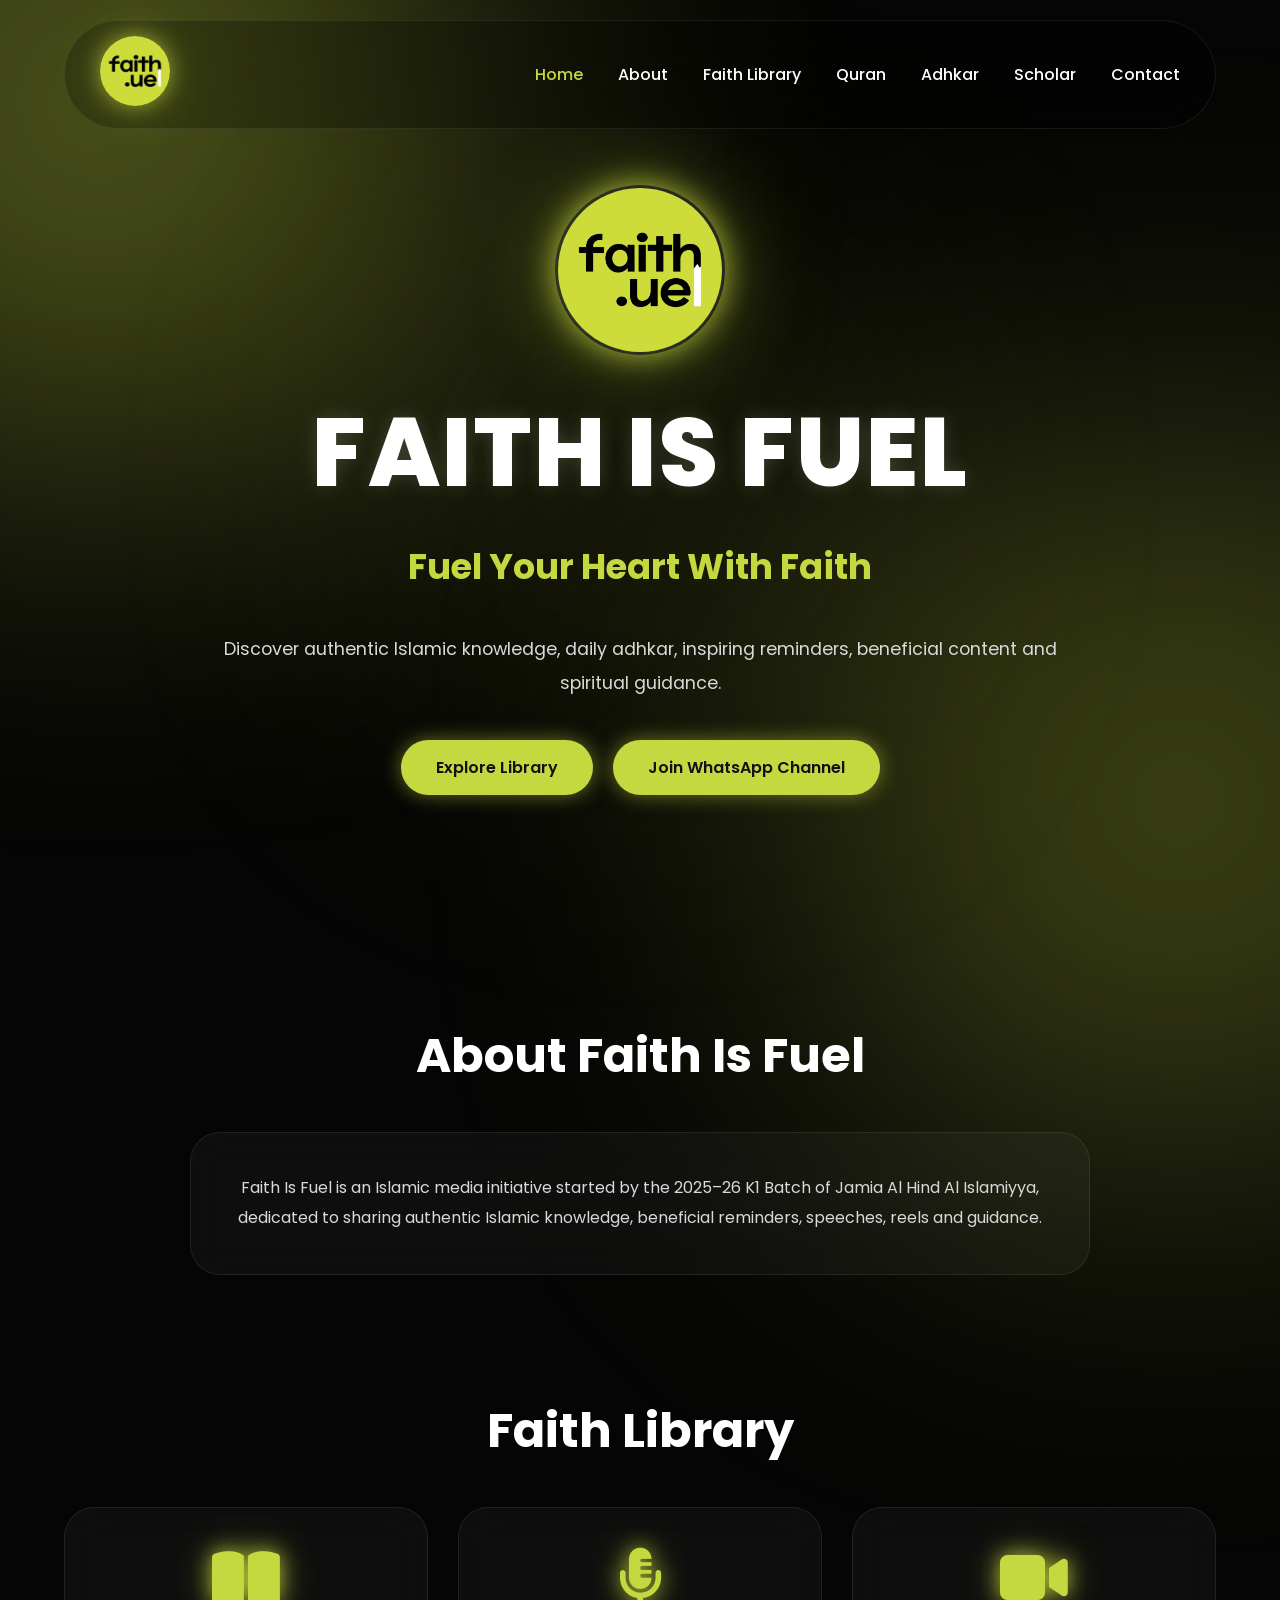
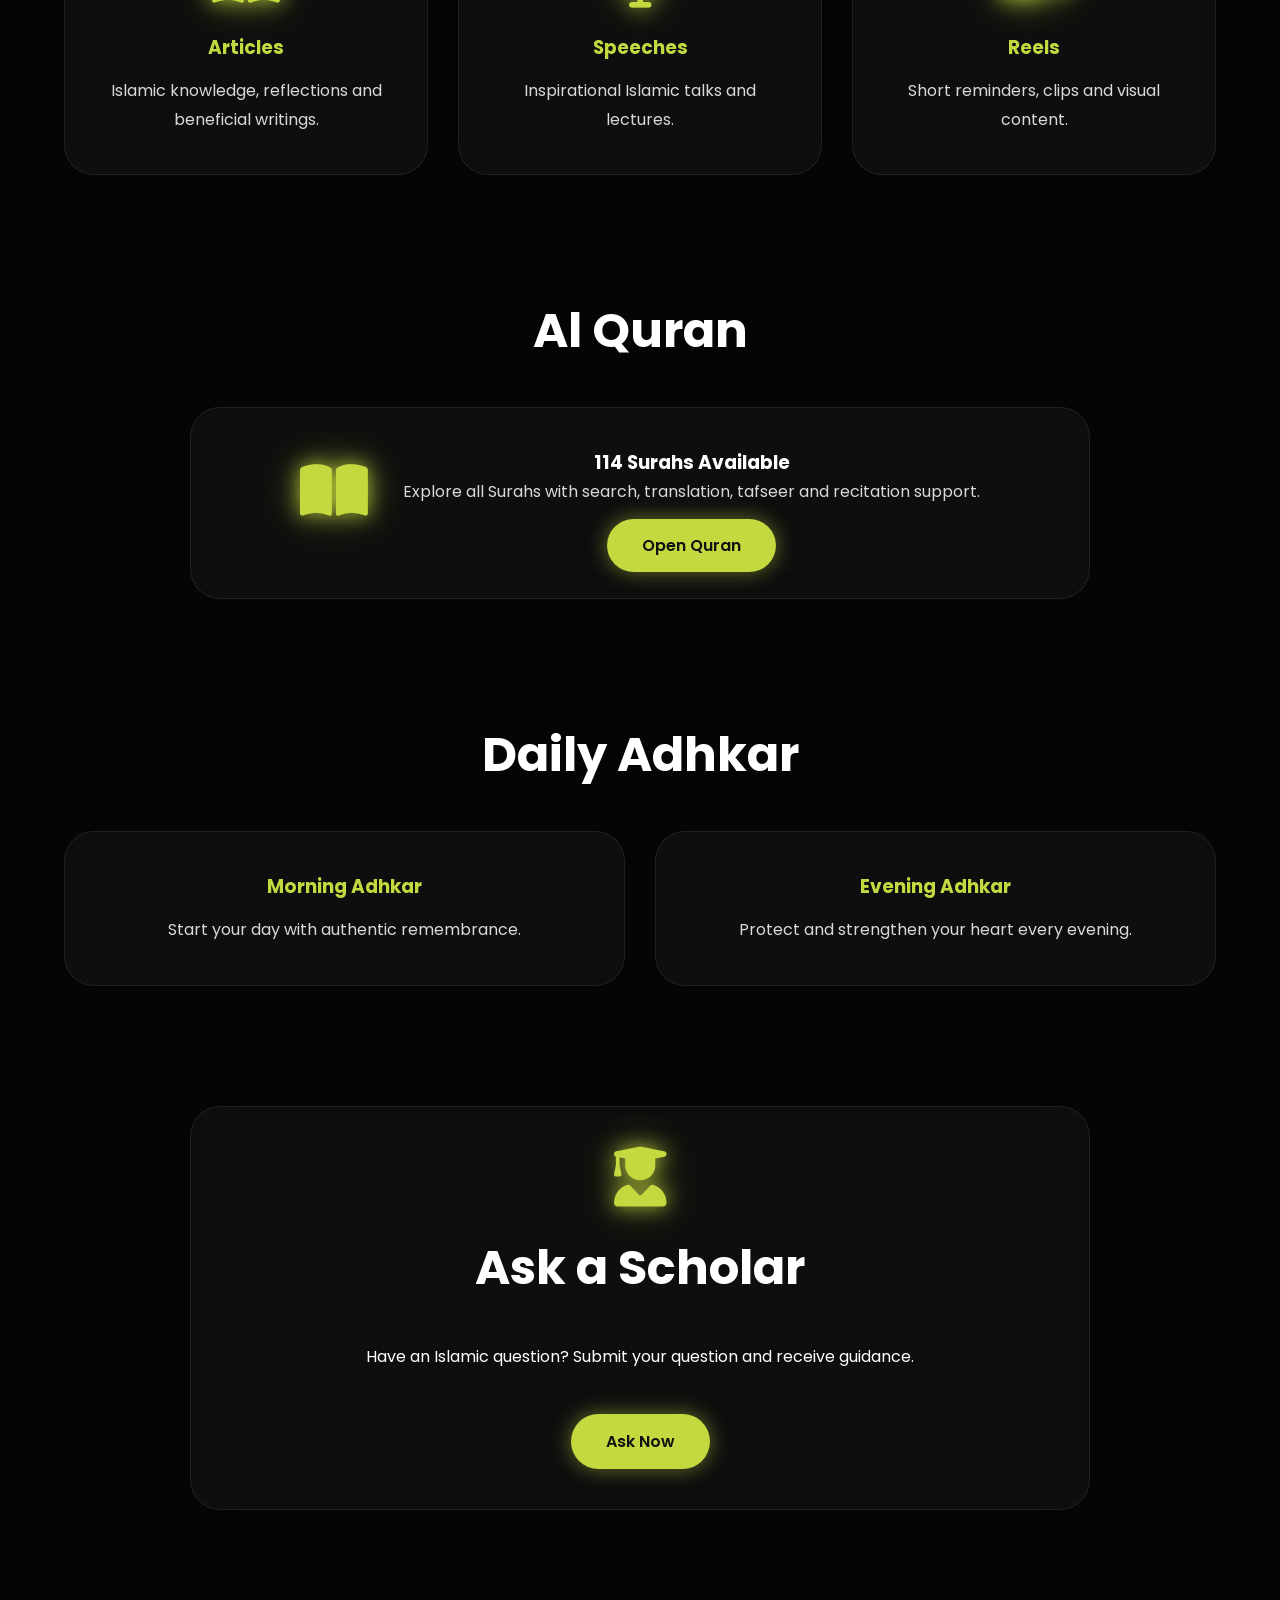
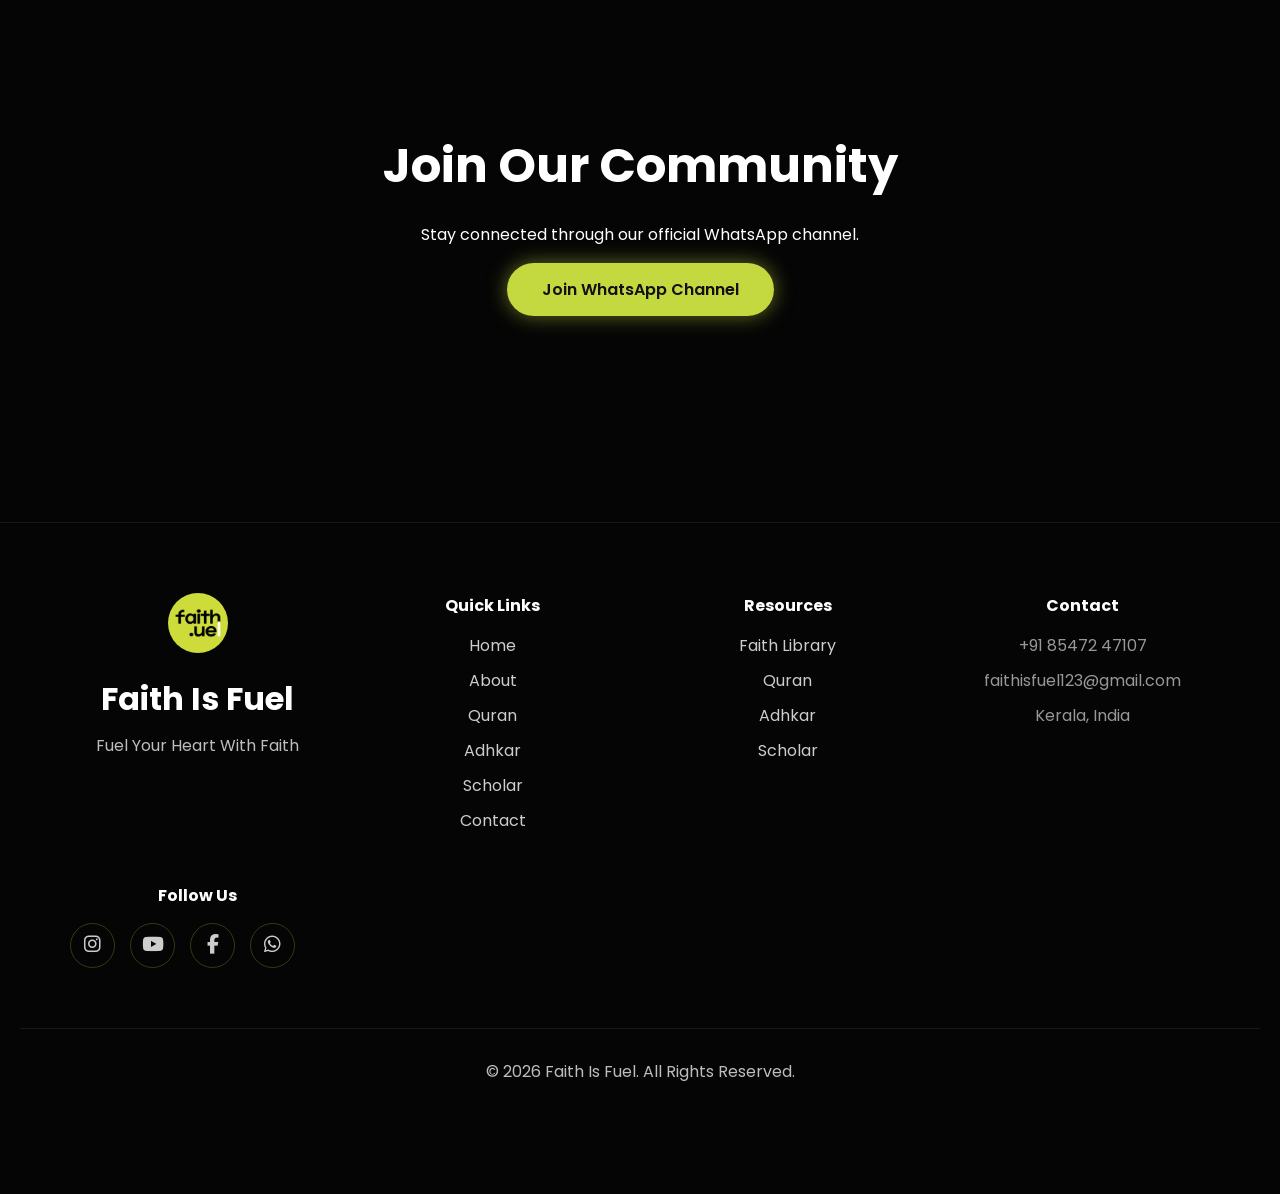
<file: index.html>
<!DOCTYPE html>
<html lang="en">
<head>
    <meta charset="UTF-8">
    <meta name="viewport" content="width=device-width, initial-scale=1.0">

    <title>Faith Is Fuel | Quran, Adhkar, Islamic Library & Scholars</title>
    <meta name="description" content="Explore Quran resources, daily adhkar, Islamic library, scholars, and authentic Islamic knowledge at Faith Is Fuel.">
    <meta name="keywords" content="Faith Is Fuel, Quran, Adhkar, Islamic Library, Islamic Scholars, Islam, Islamic Knowledge, Kerala Islamic Media">
    <meta name="author" content="Faith Is Fuel">

    <!-- Canonical URL -->
    <link rel="canonical" href="https://pixverseofficial.github.io/faith-is-fuel/">

    <!-- Robots Meta -->
    <meta name="robots" content="index, follow">

    <!-- Twitter Card -->
    <meta name="twitter:card" content="summary_large_image">
    <meta name="twitter:title" content="Faith Is Fuel">
    <meta name="twitter:description" content="Explore Quran, Adhkar, Islamic Library, Scholars and authentic Islamic knowledge.">
    <meta name="twitter:image" content="https://pixverseofficial.github.io/faith-is-fuel/assets/logo.png">
    <meta name="twitter:url" content="https://pixverseofficial.github.io/faith-is-fuel/">

    <!-- Open Graph Meta Tags for Social Media -->
    <meta property="og:title" content="Faith Is Fuel">
    <meta property="og:description" content="Explore Quran resources, daily adhkar, Islamic library, scholars, and authentic Islamic knowledge.">
    <meta property="og:image" content="https://pixverseofficial.github.io/faith-is-fuel/assets/logo.png">
    <meta property="og:url" content="https://pixverseofficial.github.io/faith-is-fuel/">
    <meta property="og:type" content="website">

    <!-- Organization Schema -->
    <script type="application/ld+json">
    {
      "@context":"https://schema.org",
      "@type":"Organization",
      "name":"Faith Is Fuel",
      "url":"https://pixverseofficial.github.io/faith-is-fuel/",
      "logo":"https://pixverseofficial.github.io/faith-is-fuel/assets/logo.png",
      "sameAs":[
        "https://www.instagram.com/faith.is.fuel",
        "https://www.youtube.com/@FAITHISFUEL",
        "https://www.facebook.com/profile.php?id=61579216229696",
        "https://whatsapp.com/channel/0029Vb6B6qiF6smrV6IF2Y0t"
      ]
    }
    </script>

    <link rel="icon" type="image/png" href="assets/logo.png">

    <link rel="stylesheet" href="css/style.css">

    <link href="https://fonts.googleapis.com/css2?family=Poppins:wght@300;400;500;600;700;800&display=swap" rel="stylesheet">
    <link rel="stylesheet"
href="https://cdnjs.cloudflare.com/ajax/libs/font-awesome/6.5.1/css/all.min.css">
</head>
<body>
    <div class="page-loader">
    <img src="assets/logo.png" alt="Logo">
</div>
    <!-- Navbar -->
    <nav class="navbar">
        <div class="logo-box">
            <img src="assets/logo.png" alt="Faith Is Fuel">
        </div>

       <ul class="nav-links">
    <li><a href="index.html" class="active">Home</a></li>
    <li><a href="about.html">About</a></li>
    <li><a href="library.html">Faith Library</a></li>
    <li><a href="quran.html">Quran</a></li>
    <li><a href="adhkar.html">Adhkar</a></li>
    <li><a href="scholar.html">Scholar</a></li>
    <li><a href="contact.html">Contact</a></li>
</ul>
    </nav>

    <!-- Hero Section -->
    <section class="hero">

        <div class="hero-content">

            <img src="assets/logo.png" class="hero-logo">

            <h1>FAITH IS FUEL</h1>

            <h2>Fuel Your Heart With Faith</h2>

            <p>
                Discover authentic Islamic knowledge,
                daily adhkar, inspiring reminders,
                beneficial content and spiritual guidance.
            </p>

            <div class="hero-buttons">
                <a href="library.html" class="btn primary-btn">
    Explore Library
</a>

                <a href="https://whatsapp.com/channel/0029Vb6B6qiF6smrV6IF2Y0t"
                   target="_blank"
                   rel="noopener noreferrer"
                   class="btn primary-btn">
                    Join WhatsApp Channel
                </a>
            </div>

        </div>

    </section>

    <!-- About Preview -->
<section class="about-preview">

    <div class="section-title">
        <h2>About Faith Is Fuel</h2>
    </div>

    <div class="glass-card">

        <p>
            Faith Is Fuel is an Islamic media initiative started by the
            2025–26 K1 Batch of Jamia Al Hind Al Islamiyya, dedicated
            to sharing authentic Islamic knowledge, beneficial reminders,
            speeches, reels and guidance.
        </p>

    </div>

</section>

<!-- Faith Library -->
        <section class="library-preview">

    <h2>Faith Library</h2>

    <div class="cards">

        <div class="card">
            <i class="fa-solid fa-book-open card-icon"></i>
            <h3>Articles</h3>
            <p>Islamic knowledge, reflections and beneficial writings.</p>
        </div>

        <div class="card">
            <i class="fa-solid fa-microphone-lines card-icon"></i>
            <h3>Speeches</h3>
            <p>Inspirational Islamic talks and lectures.</p>
        </div>

        <div class="card">
            <i class="fa-solid fa-video card-icon"></i>
            <h3>Reels</h3>
            <p>Short reminders, clips and visual content.</p>
        </div>

    </div>

</section>

<!-- Quran Preview -->
    <section class="quran-preview">

    <h2>Al Quran</h2>

    <div class="glass-card quran-card">

        <i class="fa-solid fa-book-open quran-icon"></i>

        <div>
            <h3>114 Surahs Available</h3>

            <p>
                Explore all Surahs with search, translation,
                tafseer and recitation support.
            </p>

            <br>

            <a href="quran.html" class="btn primary-btn">
                Open Quran
            </a>
        </div>

    </div>

</section>

<!-- Adhkar -->
<section class="adhkar-preview">

    <h2>Daily Adhkar</h2>

    <div class="cards">

        <div class="card">
            <h3>Morning Adhkar</h3>
            <p>Start your day with authentic remembrance.</p>
        </div>

        <div class="card">
            <h3>Evening Adhkar</h3>
            <p>Protect and strengthen your heart every evening.</p>
        </div>

    </div>

</section>

<!-- Ask A Scholar -->
    <section class="scholar-section">

    <div class="scholar-box">

        <i class="fa-solid fa-user-graduate scholar-icon"></i>

        <h2>Ask a Scholar</h2>

        <p>
            Have an Islamic question?
            Submit your question and receive guidance.
        </p>

        <br>

        <a href="scholar.html" class="btn primary-btn">
            Ask Now
        </a>

    </div>

</section>

<!-- Community Section -->
<section class="community-section">

    <div class="community-content">

        <h2>Join Our Community</h2>

        <p>
            Stay connected through our official WhatsApp channel.
        </p>

        <a href="https://whatsapp.com/channel/0029Vb6B6qiF6smrV6IF2Y0t"
                   target="_blank"
                   rel="noopener noreferrer"
                   class="btn primary-btn">
                    Join WhatsApp Channel
                </a>

    </div>

</section>

<!-- Footer -->
<footer class="footer">

    <div class="footer-container">

        <div class="footer-brand">

            <img src="assets/logo.png" alt="Faith Is Fuel">

            <h3>Faith Is Fuel</h3>

            <p>Fuel Your Heart With Faith</p>

        </div>

        <div class="footer-links">

            <h4>Quick Links</h4>

            <a href="index.html">Home</a>
            <a href="about.html">About</a>
            <a href="quran.html">Quran</a>
            <a href="adhkar.html">Adhkar</a>
            <a href="scholar.html">Scholar</a>
            <a href="contact.html">Contact</a>

        </div>

        <div class="footer-links">

            <h4>Resources</h4>

            <a href="library.html">Faith Library</a>
            <a href="quran.html">Quran</a>
            <a href="adhkar.html">Adhkar</a>
            <a href="scholar.html">Scholar</a>

        </div>

        <div class="footer-links">

            <h4>Contact</h4>

            <p>+91 85472 47107</p>
            <p>faithisfuel123@gmail.com</p>
            <p>Kerala, India</p>

        </div>

        <div class="footer-links">

            <h4>Follow Us</h4>

            <div class="social-icons">

                <a href="https://www.instagram.com/faith.is.fuel?utm_source=ig_web_button_share_sheet&igsh=ZDNlZDc0MzIxNw%3D%3D"
                target="_blank">

                    <i class="fa-brands fa-instagram"></i>

                </a>

                <a href="https://www.youtube.com/@FAITHISFUEL"
                target="_blank">

                    <i class="fa-brands fa-youtube"></i>

                </a>

                <a href="https://www.facebook.com/profile.php?id=61579216229696"
                target="_blank">

                    <i class="fa-brands fa-facebook-f"></i>

                </a>

                <a href="https://whatsapp.com/channel/0029Vb6B6qiF6smrV6IF2Y0t"
                target="_blank">

                    <i class="fa-brands fa-whatsapp"></i>

                </a>

            </div>

        </div>

    </div>

    <div class="footer-bottom">

        <p>© 2026 Faith Is Fuel. All Rights Reserved.</p>

    </div>

</footer>
    
<script src="js/main.js"></script>

</body>
</html>
</file>
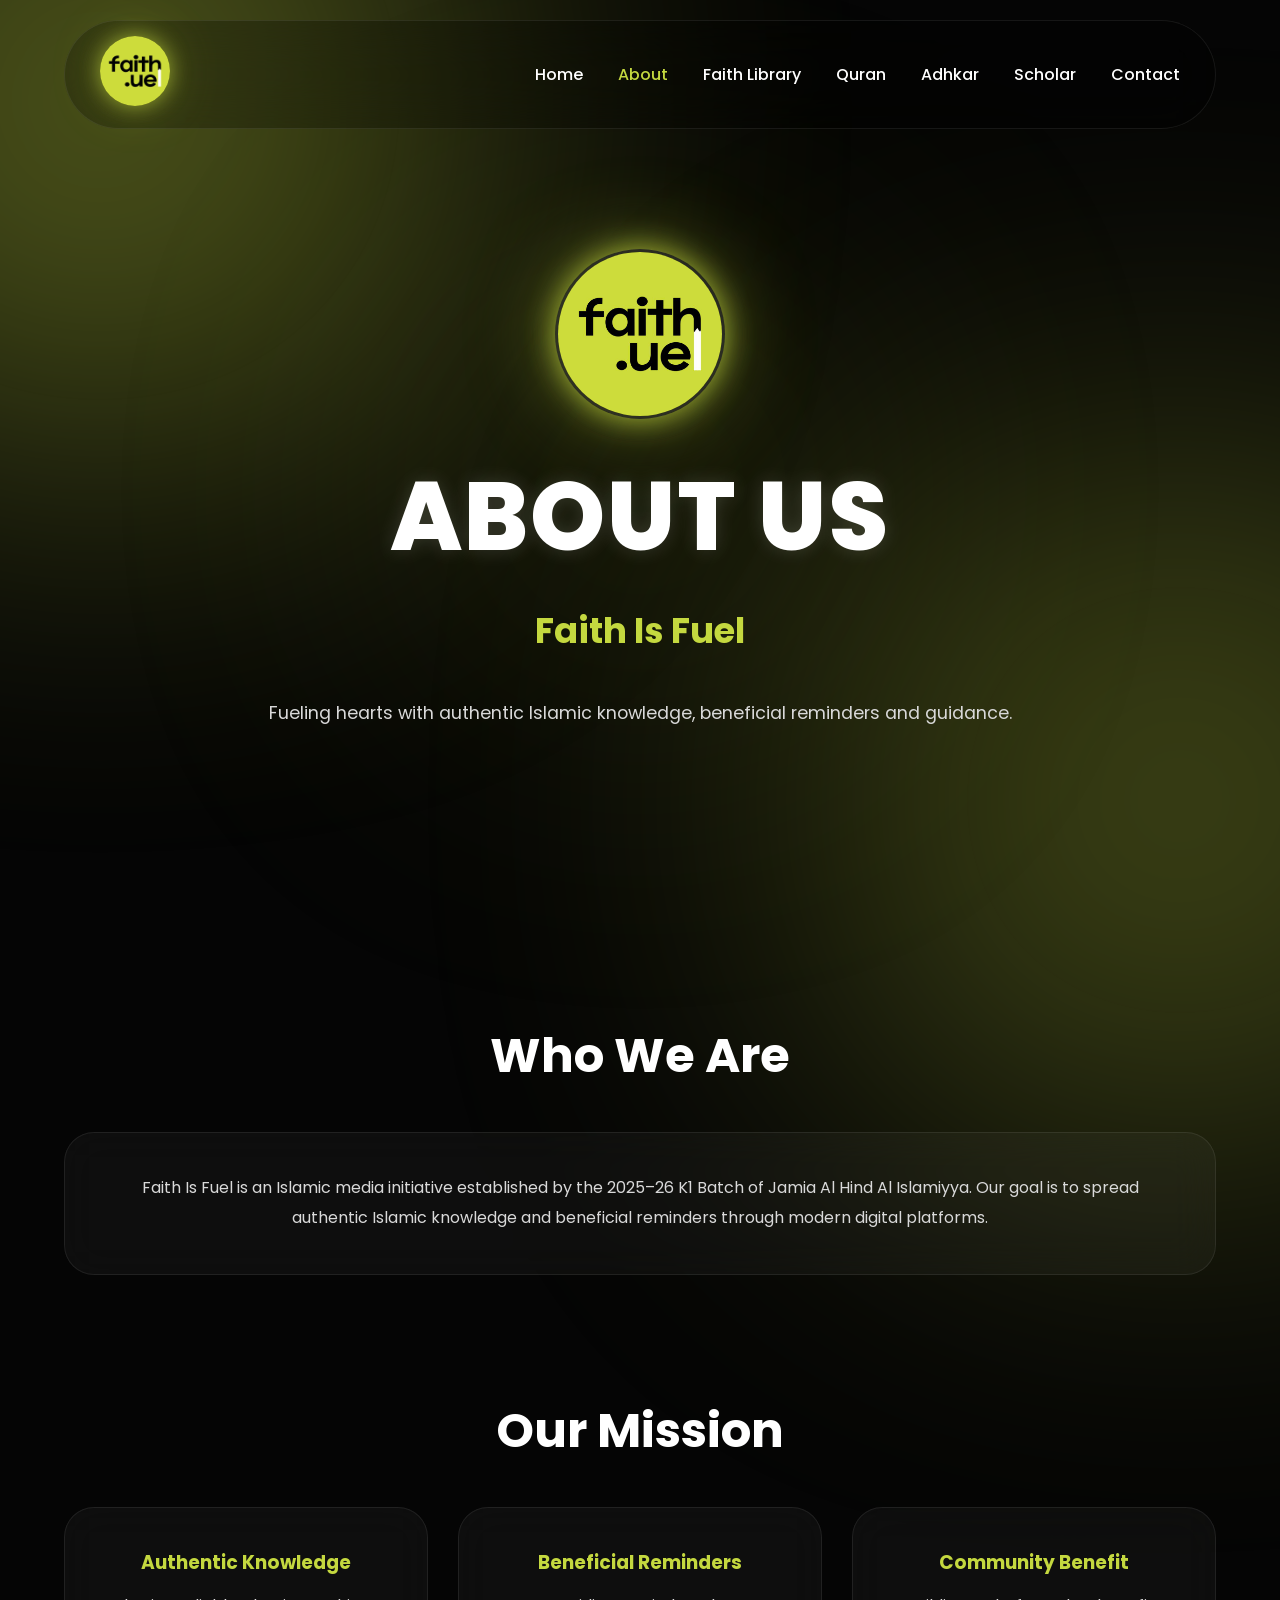
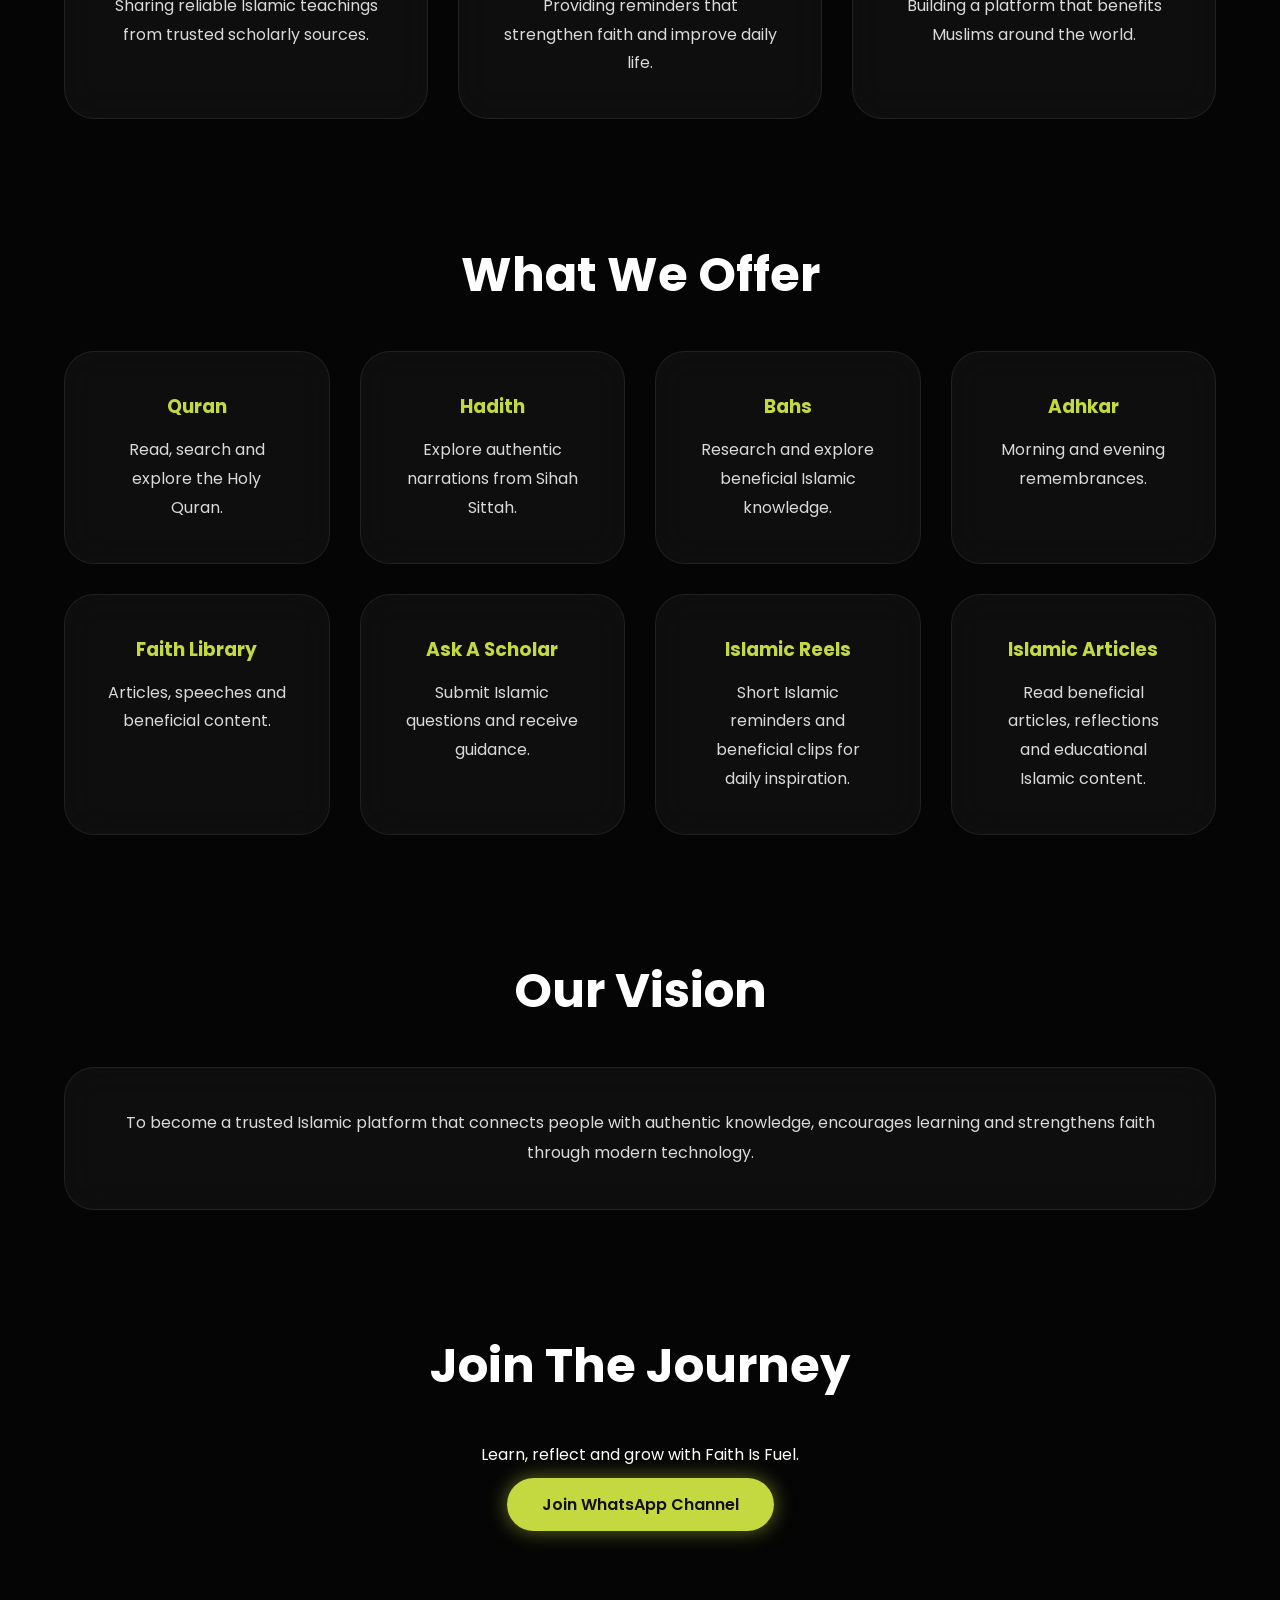
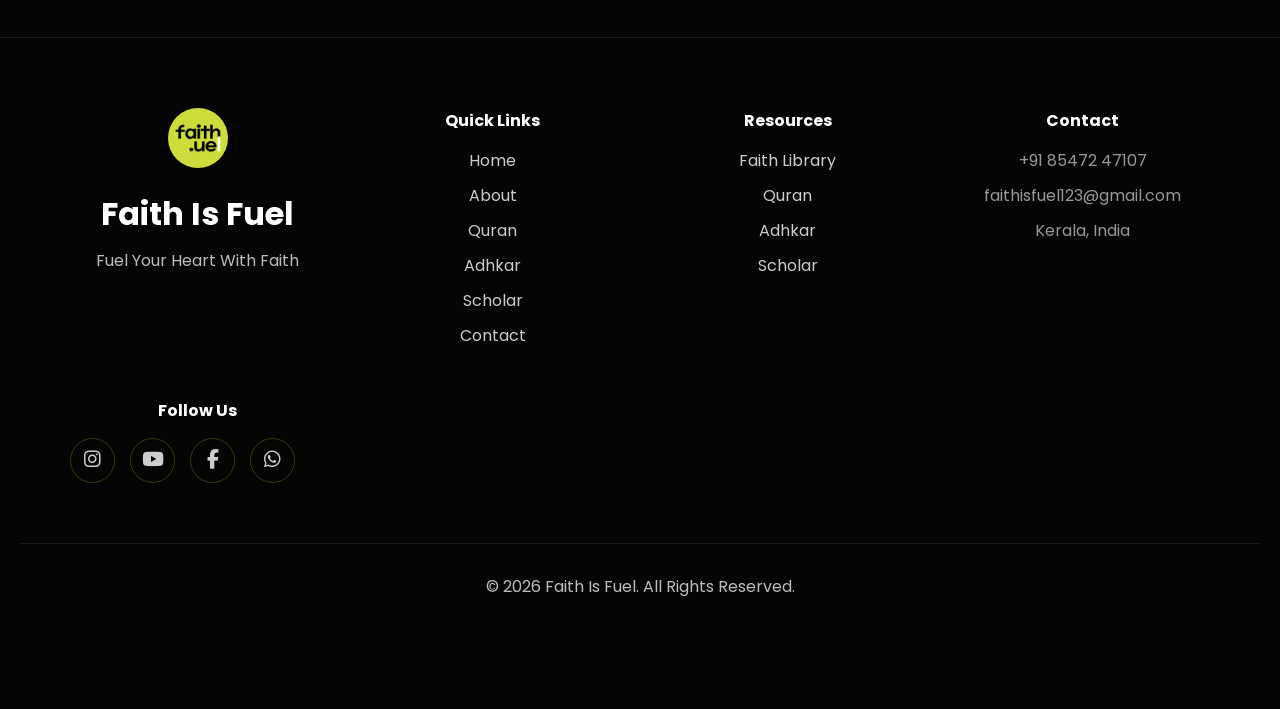
<file: about.html>
<!DOCTYPE html>
<html lang="en">
<head>
<meta charset="UTF-8">
<meta name="viewport" content="width=device-width, initial-scale=1.0">

<title>About | Faith Is Fuel</title>

<link rel="stylesheet" href="css/style.css">

<link href="https://fonts.googleapis.com/css2?family=Poppins:wght@300;400;500;600;700;800&display=swap" rel="stylesheet">

<link rel="stylesheet"
href="https://cdnjs.cloudflare.com/ajax/libs/font-awesome/6.5.1/css/all.min.css">

</head>
<body>
<div class="page-loader">
    <img src="assets/logo.png" alt="Logo">
</div>
<!-- NAVBAR -->

<nav class="navbar">

<div class="logo-box">
<img src="assets/logo.png" alt="Faith Is Fuel">
</div>

<ul class="nav-links">
    <li><a href="index.html">Home</a></li>
    <li><a href="about.html" class="active">About</a></li>
    <li><a href="library.html">Faith Library</a></li>
    <li><a href="quran.html">Quran</a></li>
    <li><a href="adhkar.html">Adhkar</a></li>
    <li><a href="scholar.html">Scholar</a></li>
    <li><a href="contact.html">Contact</a></li>
</ul>
</nav>

<!-- HERO -->

<section class="hero">

<div class="hero-content">

  <img src="assets/logo.png" class="hero-logo">
  
<h1>ABOUT US</h1>

<h2>Faith Is Fuel</h2>

<p>
Fueling hearts with authentic Islamic knowledge,
beneficial reminders and guidance.
</p>

</div>

</section>

<!-- WHO WE ARE -->

<section>

<h2>Who We Are</h2>

<div class="glass-card">

<p>
Faith Is Fuel is an Islamic media initiative
established by the 2025–26 K1 Batch of
Jamia Al Hind Al Islamiyya.

Our goal is to spread authentic Islamic
knowledge and beneficial reminders through
modern digital platforms.
</p>

</div>

</section>

<!-- OUR MISSION -->

<section>

<h2>Our Mission</h2>

<div class="cards">

<div class="card">
<h3>Authentic Knowledge</h3>
<p>
Sharing reliable Islamic teachings from
trusted scholarly sources.
</p>
</div>

<div class="card">
<h3>Beneficial Reminders</h3>
<p>
Providing reminders that strengthen faith
and improve daily life.
</p>
</div>

<div class="card">
<h3>Community Benefit</h3>
<p>
Building a platform that benefits Muslims
around the world.
</p>
</div>

</div>

</section>

<!-- WHAT WE OFFER -->

<section>

<h2>What We Offer</h2>

<div class="cards">

<div class="card">
<h3>Quran</h3>
<p>Read, search and explore the Holy Quran.</p>
</div>

<div class="card">
<h3>Hadith</h3>
<p>Explore authentic narrations from Sihah Sittah.</p>
</div>

<div class="card">
<h3>Bahs</h3>
<p>Research and explore beneficial Islamic knowledge.</p>
</div>

<div class="card">
<h3>Adhkar</h3>
<p>Morning and evening remembrances.</p>
</div>

<div class="card">
<h3>Faith Library</h3>
<p>Articles, speeches and beneficial content.</p>
</div>

<div class="card">
<h3>Ask A Scholar</h3>
<p>Submit Islamic questions and receive guidance.</p>
</div>

    <div class="card">
    <h3>Islamic Reels</h3>
    <p>
        Short Islamic reminders and beneficial clips
        for daily inspiration.
    </p>
</div>

<div class="card">
    <h3>Islamic Articles</h3>
    <p>
        Read beneficial articles, reflections and
        educational Islamic content.
    </p>
</div>

</div>

</section>

<!-- VISION -->

<section>

<h2>Our Vision</h2>

<div class="glass-card">

<p>
To become a trusted Islamic platform that
connects people with authentic knowledge,
encourages learning and strengthens faith
through modern technology.
</p>

</div>

</section>

<!-- COMMUNITY -->

<section class="community">

<h2>Join The Journey</h2>

<p>
Learn, reflect and grow with Faith Is Fuel.
</p>

<br>

 <a href="#"
   onclick="window.open('https://whatsapp.com/channel/0029Vb6B6qiF6smrV6IF2Y0t','_blank'); return false;"
   class="btn primary-btn">
    Join WhatsApp Channel
</a>

</section>

<!-- FOOTER -->
<footer class="footer">

    <div class="footer-container">

        <div class="footer-brand">

            <img src="assets/logo.png" alt="Faith Is Fuel">

            <h3>Faith Is Fuel</h3>

            <p>Fuel Your Heart With Faith</p>

        </div>

        <div class="footer-links">

            <h4>Quick Links</h4>

            <a href="index.html">Home</a>
            <a href="about.html">About</a>
            <a href="quran.html">Quran</a>
            <a href="adhkar.html">Adhkar</a>
            <a href="scholar.html">Scholar</a>
            <a href="contact.html">Contact</a>

        </div>

        <div class="footer-links">

            <h4>Resources</h4>

            <a href="library.html">Faith Library</a>
            <a href="quran.html">Quran</a>
            <a href="adhkar.html">Adhkar</a>
            <a href="scholar.html">Scholar</a>

        </div>

        <div class="footer-links">

            <h4>Contact</h4>

            <p>+91 85472 47107</p>
            <p>faithisfuel123@gmail.com</p>
            <p>Kerala, India</p>

        </div>

        <div class="footer-links">

            <h4>Follow Us</h4>

            <div class="social-icons">

                <a href="https://www.instagram.com/faith.is.fuel?utm_source=ig_web_button_share_sheet&igsh=ZDNlZDc0MzIxNw%3D%3D"
                target="_blank">

                    <i class="fa-brands fa-instagram"></i>

                </a>

                <a href="https://www.youtube.com/@FAITHISFUEL"
                target="_blank">

                    <i class="fa-brands fa-youtube"></i>

                </a>

                <a href="https://www.facebook.com/profile.php?id=61579216229696"
                target="_blank">

                    <i class="fa-brands fa-facebook-f"></i>

                </a>

                <a href="https://whatsapp.com/channel/0029Vb6B6qiF6smrV6IF2Y0t"
                target="_blank">

                    <i class="fa-brands fa-whatsapp"></i>

                </a>

            </div>

        </div>

    </div>

    <div class="footer-bottom">

        <p>© 2026 Faith Is Fuel. All Rights Reserved.</p>

    </div>

</footer>
  
<script src="js/main.js"></script>

</body>
</html>
</file>
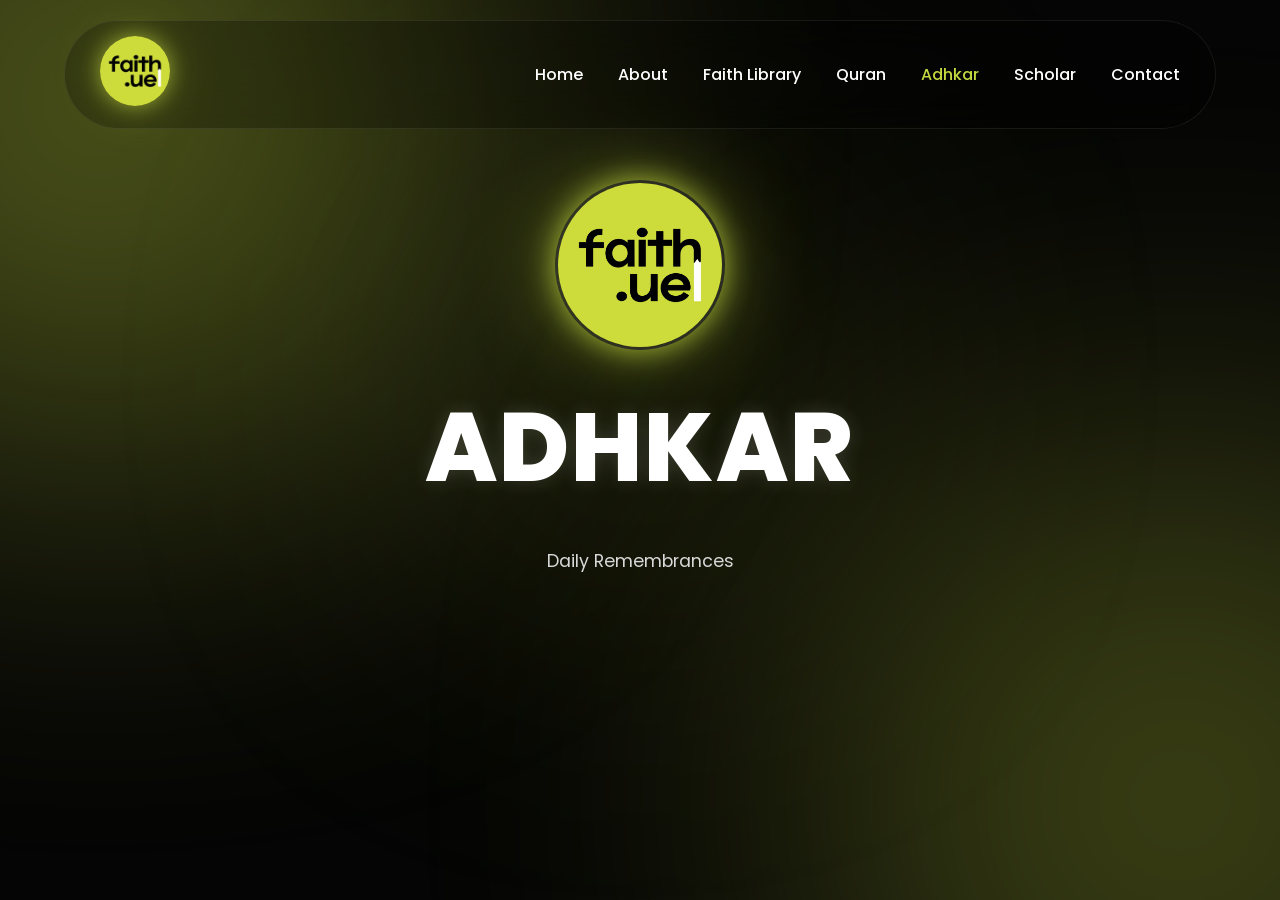
<file: adhkar-view.html>
<!DOCTYPE html>
<html lang="en">
<head>
    <meta charset="UTF-8">
    <meta name="viewport" content="width=device-width, initial-scale=1.0">
    <title>Adhkar | Faith Is Fuel</title>
    <link href="https://fonts.googleapis.com/css2?family=Poppins:wght@300;400;500;600;700;800&display=swap" rel="stylesheet">
    <link rel="stylesheet" href="css/style.css">
</head>
<body>

    <!-- Navbar -->
    <nav class="navbar">
        <div class="logo-box">
            <img src="assets/logo.png" alt="Faith Is Fuel">
        </div>

        <ul class="nav-links">
            <li><a href="index.html">Home</a></li>
            <li><a href="about.html">About</a></li>
            <li><a href="library.html">Faith Library</a></li>
            <li><a href="quran.html">Quran</a></li>
            <li><a href="adhkar.html" class="active">Adhkar</a></li>
            <li><a href="scholar.html">Scholar</a></li>
            <li><a href="contact.html">Contact</a></li>
        </ul>
    </nav>

    <section class="adhkar-hero">
        <img src="assets/logo.png" class="adhkar-hero-logo">
        <div class="adhkar-hero-content">
            <h1 id="categoryTitle">ADHKAR</h1>
            <p id="categorySubtitle">Daily Remembrances</p>
        </div>
    </section>
    <section>
        <div id="adhkarList" class="adhkar-list"></div>
    </section>
    <script src="js/adhkar-view.js"></script>
</body>
</html>
</file>
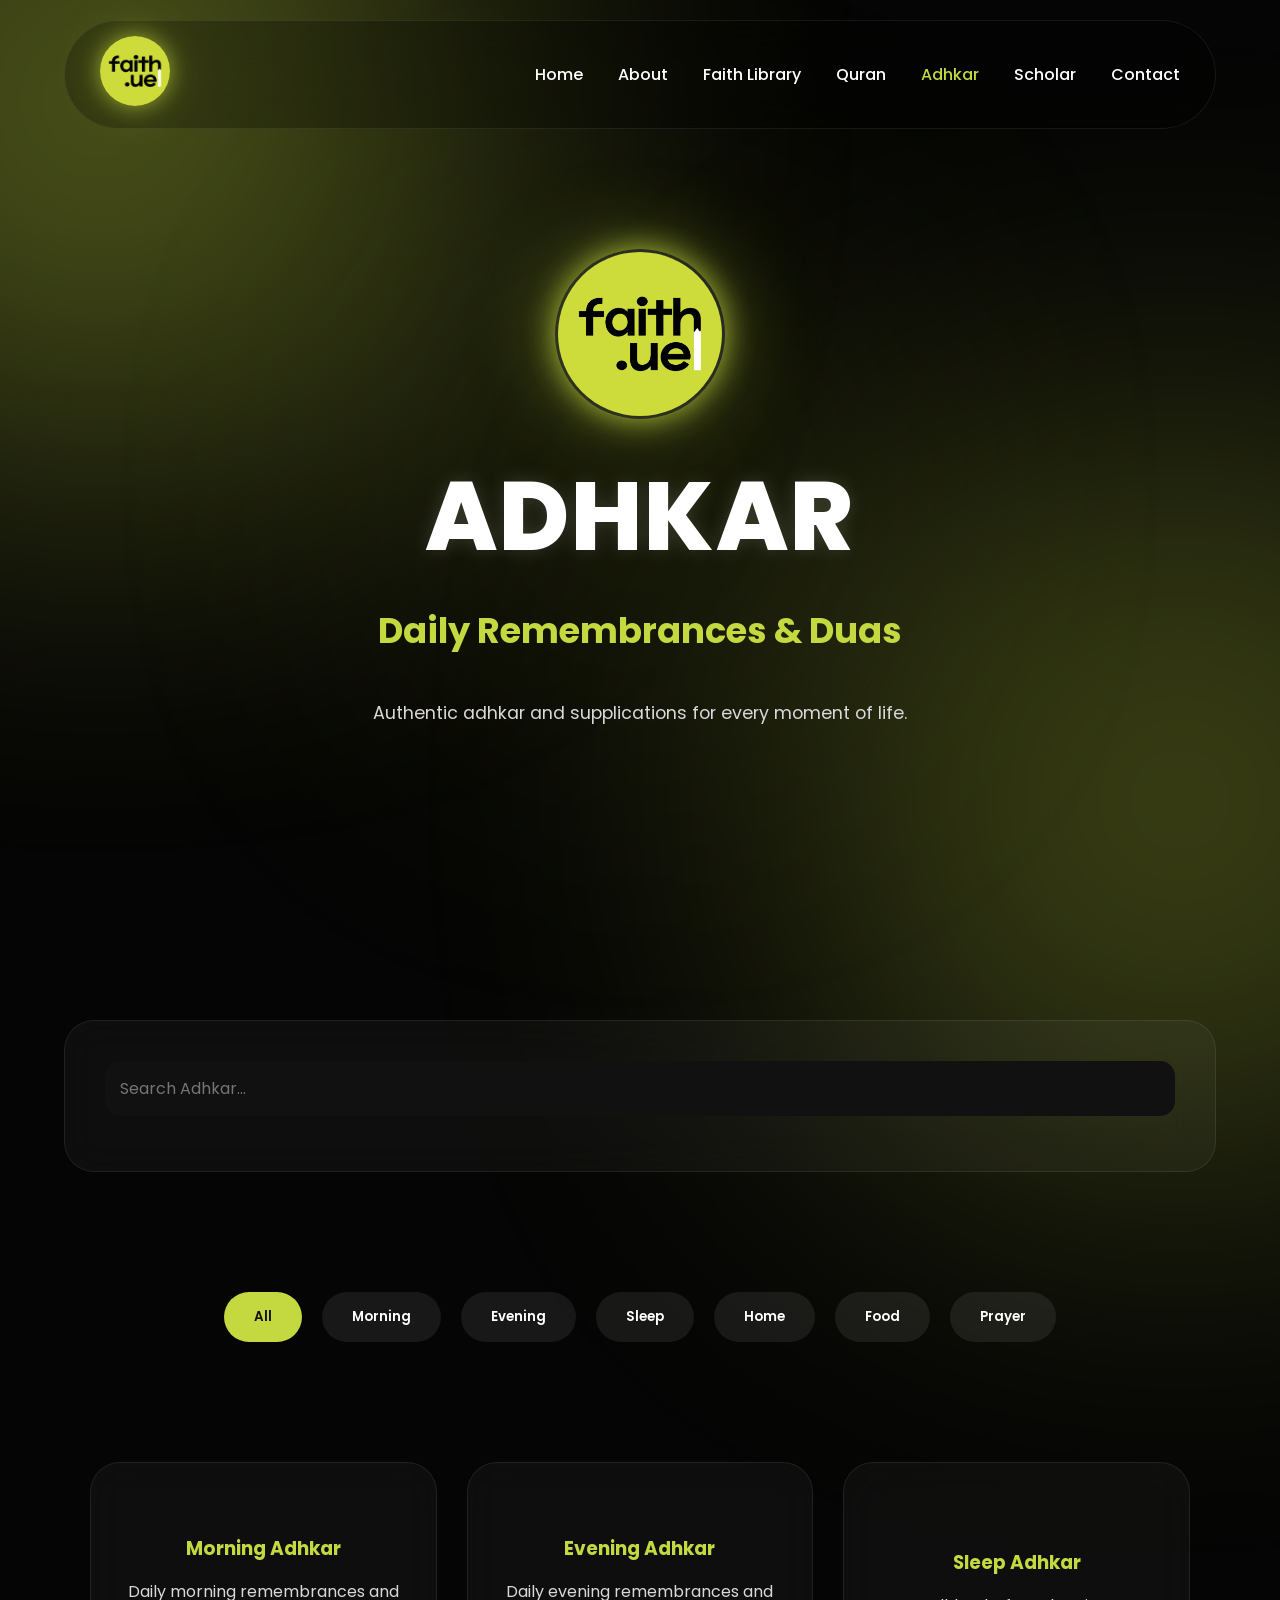
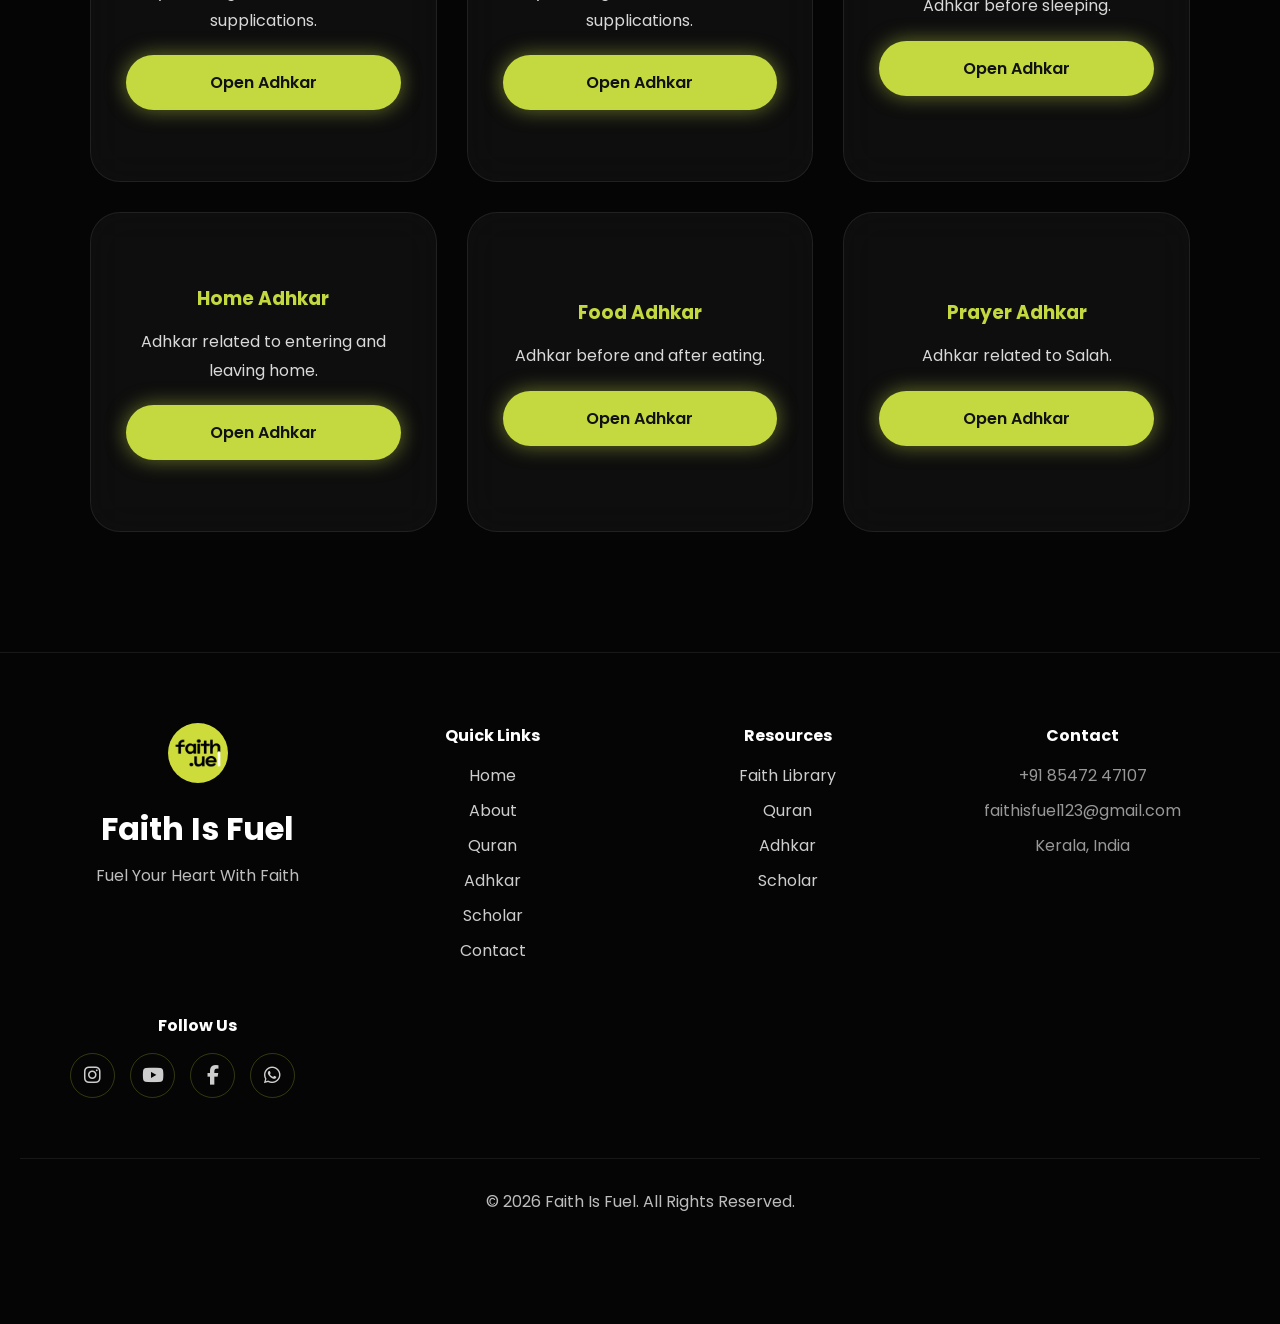
<file: adhkar.html>
<!DOCTYPE html>

<html lang="en">

<head>

<meta charset="UTF-8">
<meta name="viewport" content="width=device-width, initial-scale=1.0">

<title>Adhkar | Faith Is Fuel</title>

<link href="https://fonts.googleapis.com/css2?family=Poppins:wght@300;400;500;600;700;800&display=swap" rel="stylesheet">

<link rel="stylesheet" href="css/style.css">

<link rel="stylesheet"
href="https://cdnjs.cloudflare.com/ajax/libs/font-awesome/6.5.1/css/all.min.css">

</head>

<body>

<!-- Navbar -->
<nav class="navbar">
    <div class="logo-box">
        <img src="assets/logo.png" alt="Faith Is Fuel">
    </div>

    <ul class="nav-links">
        <li><a href="index.html">Home</a></li>
        <li><a href="about.html">About</a></li>
        <li><a href="library.html">Faith Library</a></li>
        <li><a href="quran.html">Quran</a></li>
        <li><a href="adhkar.html" class="active">Adhkar</a></li>
        <li><a href="scholar.html">Scholar</a></li>
        <li><a href="contact.html">Contact</a></li>
    </ul>
</nav>

<section class="hero">

    <img src="assets/logo.png" class="hero-logo">

    <div class="hero-content">

        <h1>ADHKAR</h1>

        <h2>Daily Remembrances & Duas</h2>

        <p>
            Authentic adhkar and supplications for every moment of life.
        </p>

    </div>

</section>

<section class="adhkar-search">

    <div class="glass-card">

        <input
        type="text"
        id="adhkarSearch"
        class="search-box"
        placeholder="Search Adhkar...">

    </div>

</section>

<section class="library-switch">

    <div class="switch-buttons">

        <button class="switch-btn active" data-category="All">All</button>

        <button class="switch-btn" data-category="Morning">Morning</button>

        <button class="switch-btn" data-category="Evening">Evening</button>

        <button class="switch-btn" data-category="Sleep">Sleep</button>

        <button class="switch-btn" data-category="Home">Home</button>

        <button class="switch-btn" data-category="Food">Food</button>

        <button class="switch-btn" data-category="Prayer">Prayer</button>

    </div>

</section>

<section>

    <div id="adhkarContainer" class="cards"></div>

</section>

<!-- FOOTER -->
<footer class="footer">

    <div class="footer-container">

        <div class="footer-brand">

            <img src="assets/logo.png" alt="Faith Is Fuel">

            <h3>Faith Is Fuel</h3>

            <p>Fuel Your Heart With Faith</p>

        </div>

        <div class="footer-links">

            <h4>Quick Links</h4>

            <a href="index.html">Home</a>
            <a href="about.html">About</a>
            <a href="quran.html">Quran</a>
            <a href="adhkar.html">Adhkar</a>
            <a href="scholar.html">Scholar</a>
            <a href="contact.html">Contact</a>

        </div>

        <div class="footer-links">

            <h4>Resources</h4>

            <a href="library.html">Faith Library</a>
            <a href="quran.html">Quran</a>
            <a href="adhkar.html">Adhkar</a>
            <a href="scholar.html">Scholar</a>

        </div>

        <div class="footer-links">

            <h4>Contact</h4>

            <p>+91 85472 47107</p>
            <p>faithisfuel123@gmail.com</p>
            <p>Kerala, India</p>

        </div>

        <div class="footer-links">

            <h4>Follow Us</h4>

            <div class="social-icons">

                <a href="https://www.instagram.com/faith.is.fuel?utm_source=ig_web_button_share_sheet&igsh=ZDNlZDc0MzIxNw%3D%3D"
                target="_blank">

                    <i class="fa-brands fa-instagram"></i>

                </a>

                <a href="https://www.youtube.com/@FAITHISFUEL"
                target="_blank">

                    <i class="fa-brands fa-youtube"></i>

                </a>

                <a href="https://www.facebook.com/profile.php?id=61579216229696"
                target="_blank">

                    <i class="fa-brands fa-facebook-f"></i>

                </a>

                <a href="https://whatsapp.com/channel/0029Vb6B6qiF6smrV6IF2Y0t"
                target="_blank">

                    <i class="fa-brands fa-whatsapp"></i>

                </a>

            </div>

        </div>

    </div>

    <div class="footer-bottom">

        <p>© 2026 Faith Is Fuel. All Rights Reserved.</p>

    </div>

</footer>

<script src="js/adhkar.js"></script>

</body>

</html>
</file>
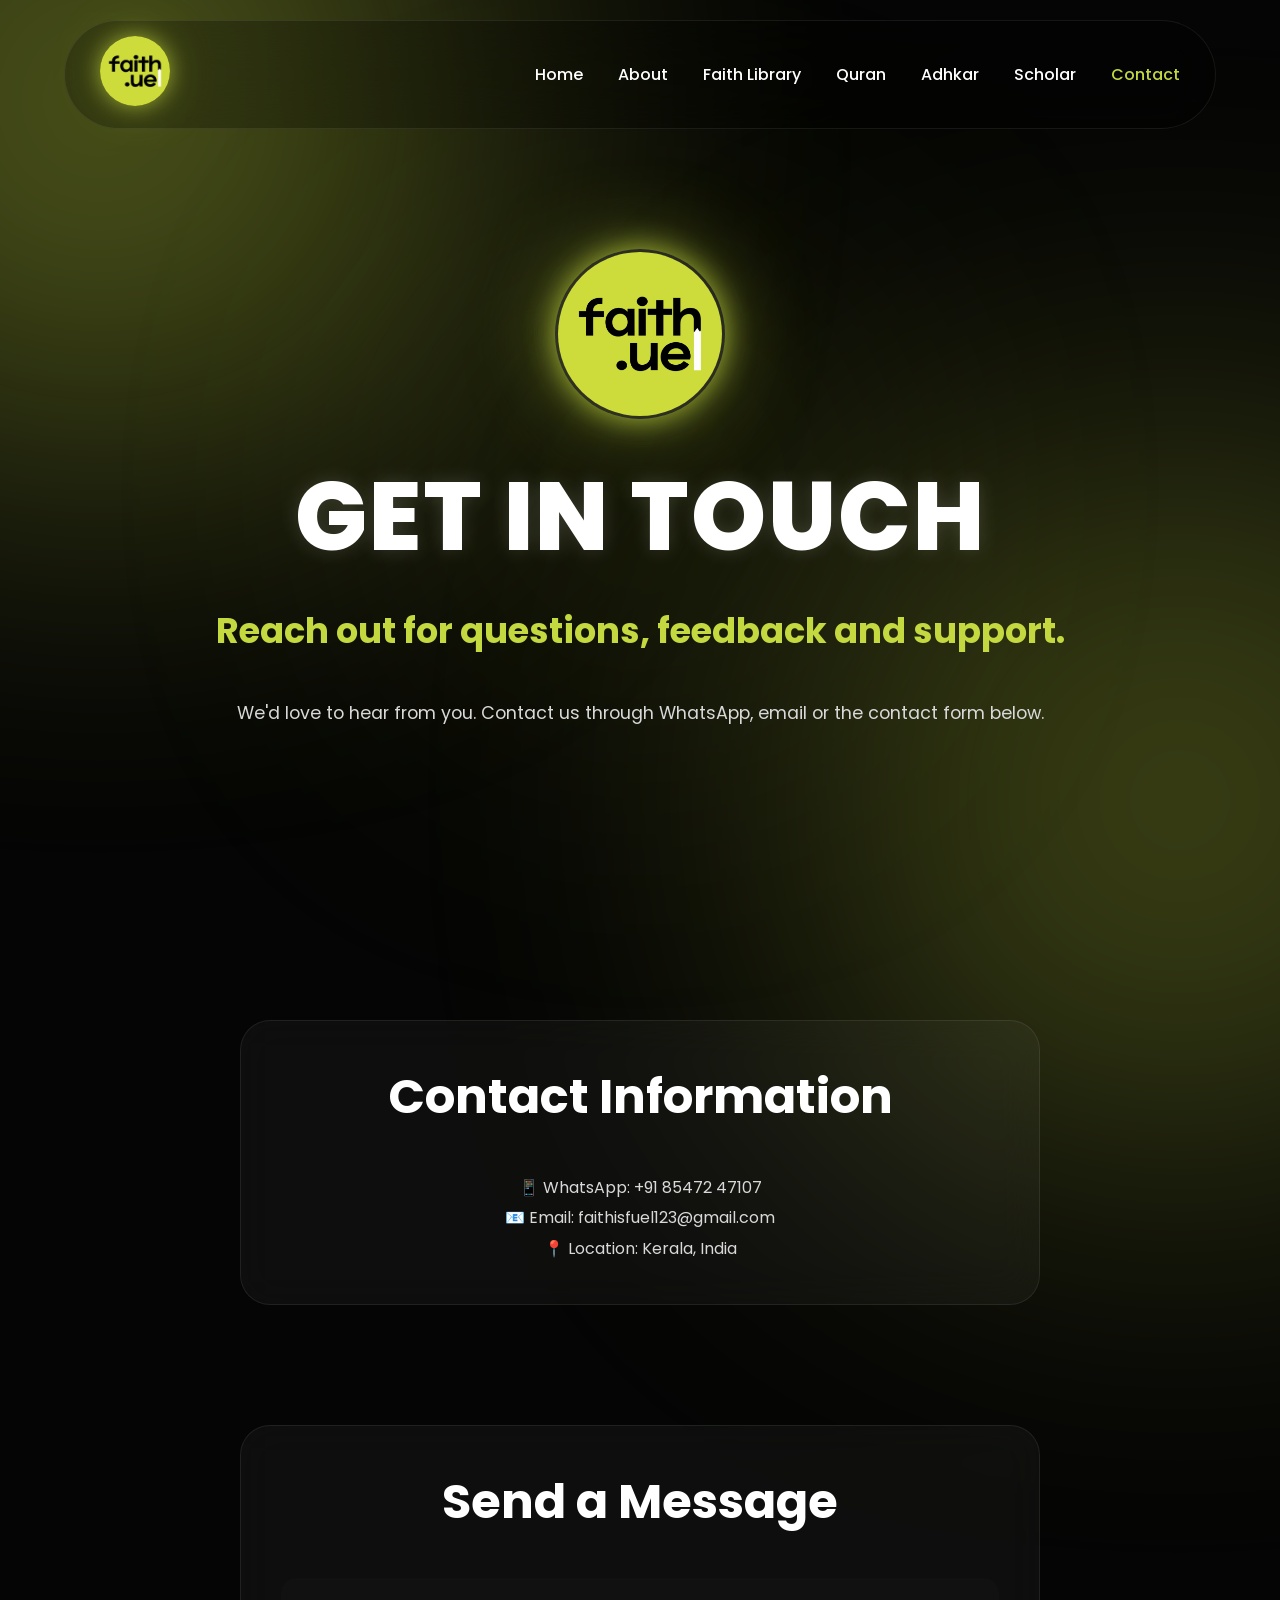
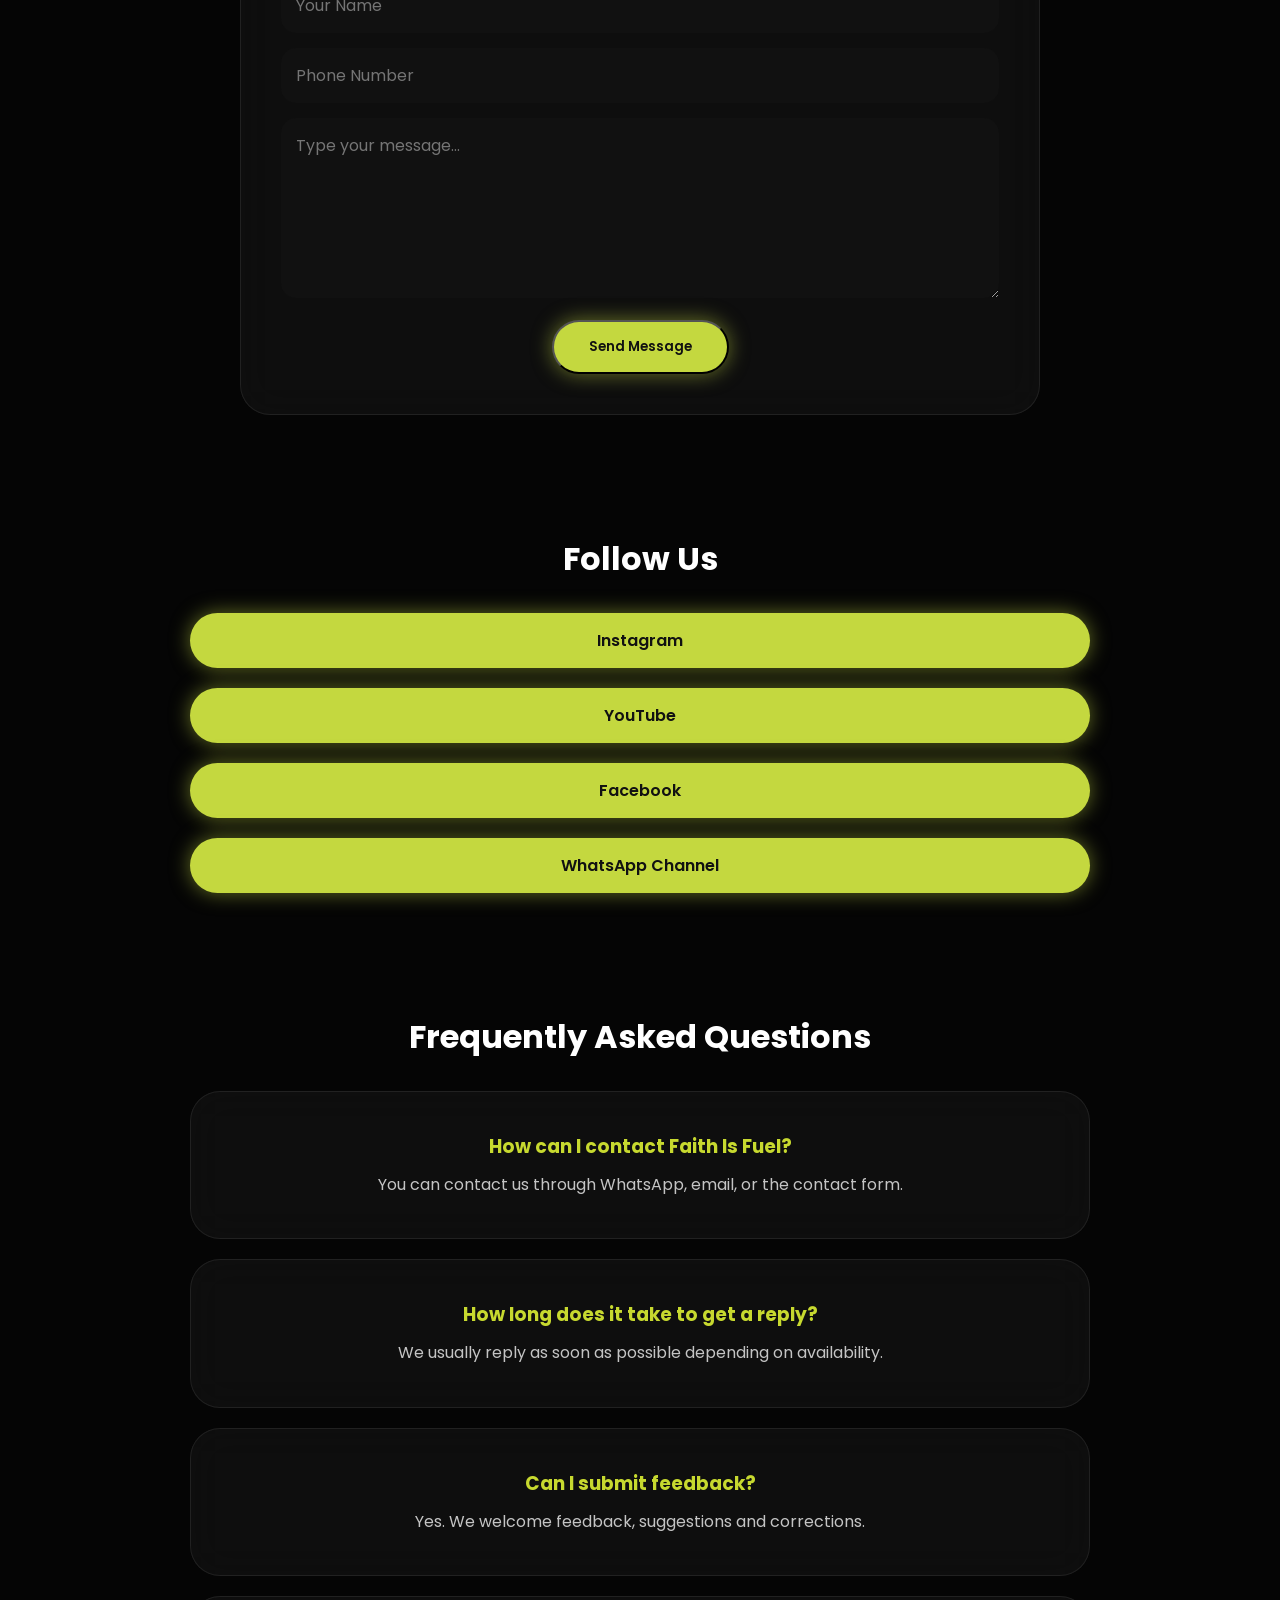
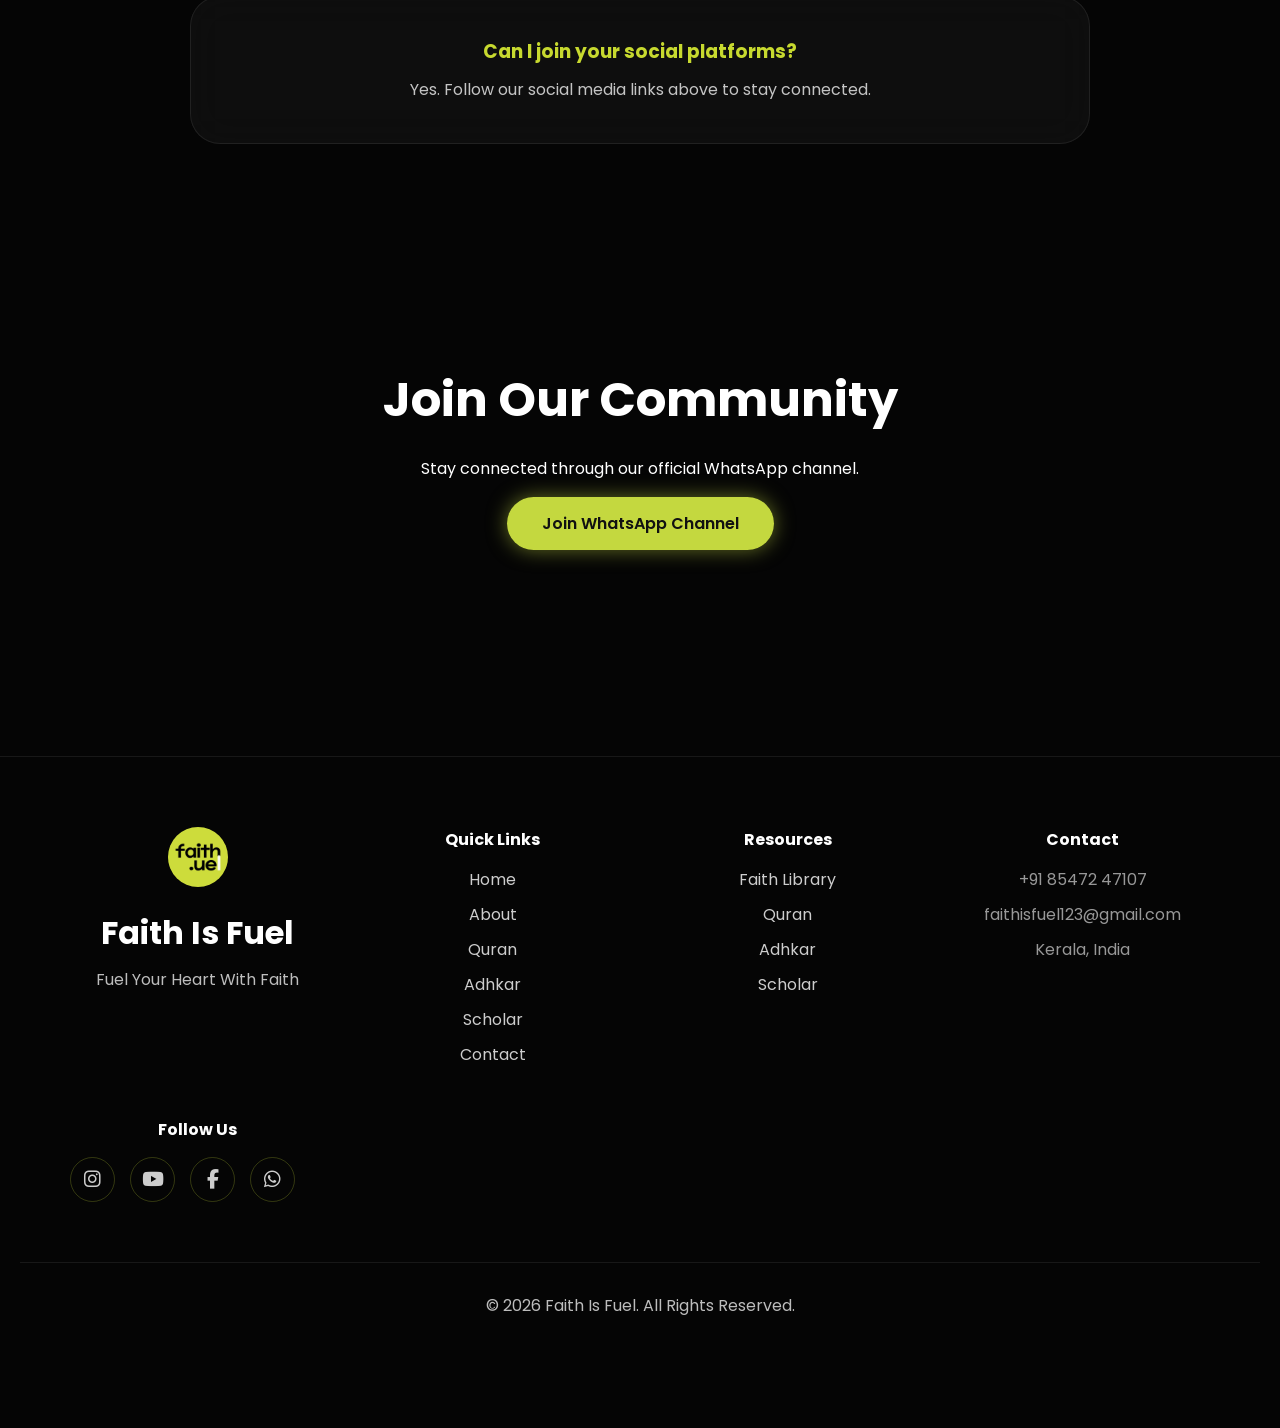
<file: contact.html>
<!DOCTYPE html>

<html lang="en">

<head>

    <meta charset="UTF-8">
    <meta name="viewport" content="width=device-width, initial-scale=1.0">

    <title>Contact | Faith Is Fuel</title>

    <link href="https://fonts.googleapis.com/css2?family=Poppins:wght@300;400;500;600;700;800&display=swap" rel="stylesheet">
    <link rel="stylesheet" href="css/style.css">

    <link rel="stylesheet"
    href="https://cdnjs.cloudflare.com/ajax/libs/font-awesome/6.5.1/css/all.min.css">

</head>

<body>

    <div class="page-loader">
        <img src="assets/logo.png" alt="Logo">
    </div>

    <!-- Navbar -->
    <nav class="navbar">
        <div class="logo-box">
            <img src="assets/logo.png" alt="Faith Is Fuel">
        </div>

        <ul class="nav-links">
            <li><a href="index.html">Home</a></li>
            <li><a href="about.html">About</a></li>
            <li><a href="library.html">Faith Library</a></li>
            <li><a href="quran.html">Quran</a></li>
            <li><a href="adhkar.html">Adhkar</a></li>
            <li><a href="scholar.html">Scholar</a></li>
            <li><a href="contact.html" class="active">Contact</a></li>
        </ul>
    </nav>

    <!-- Hero -->
    <section class="hero">
        <img src="assets/logo.png" class="hero-logo">
        <div class="hero-content">
            <h1>GET IN TOUCH</h1>
            <h2>Reach out for questions, feedback and support.</h2>
            <p>
                We'd love to hear from you. Contact us through WhatsApp,
                email or the contact form below.
            </p>
        </div>
    </section>

    <!-- Contact Info -->
    <section class="scholar-section">
        <div class="glass-card scholar-card">
            <h2>Contact Information</h2>
            <p>📱 WhatsApp: +91 85472 47107</p>
            <p>📧 Email: faithisfuel123@gmail.com</p>
            <p>📍 Location: Kerala, India</p>
        </div>
    </section>

    <!-- Contact Form -->
    <section class="scholar-section">
        <div class="glass-card scholar-card">
            <h2>Send a Message</h2>

            <input
                type="text"
                id="name"
                placeholder="Your Name"
                class="search-box">

            <input
                type="tel"
                id="phone"
                placeholder="Phone Number"
                class="search-box">

            <textarea
                id="message"
                placeholder="Type your message..."
                rows="6"
                class="search-box"></textarea>

            <button onclick="sendMessage()" class="btn primary-btn">
                Send Message
            </button>
        </div>
    </section>

    <!-- Social Media -->
    <section class="scholar-section">
        <h2 class="section-title">Follow Us</h2>

        <div class="faq-container">
            <a href="https://www.instagram.com/faith.is.fuel?utm_source=ig_web_button_share_sheet&igsh=ZDNlZDc0MzIxNw==" target="_blank" class="btn primary-btn">
                Instagram
            </a>

            <a href="https://www.youtube.com/@FAITHISFUEL" target="_blank" class="btn primary-btn">
                YouTube
            </a>

            <a href="https://www.facebook.com/profile.php?id=61579216229696" target="_blank" class="btn primary-btn">
                Facebook
            </a>

            <a href="https://whatsapp.com/channel/0029Vb6B6qiF6smrV6IF2Y0t" target="_blank" class="btn primary-btn">
                WhatsApp Channel
            </a>
        </div>
    </section>

    <!-- FAQ -->
    <section class="scholar-section">
        <h2 class="section-title">Frequently Asked Questions</h2>

        <div class="faq-container">
            <div class="glass-card faq-item">
                <h3>How can I contact Faith Is Fuel?</h3>
                <p>
                    You can contact us through WhatsApp, email, or the contact form.
                </p>
            </div>

            <div class="glass-card faq-item">
                <h3>How long does it take to get a reply?</h3>
                <p>
                    We usually reply as soon as possible depending on availability.
                </p>
            </div>

            <div class="glass-card faq-item">
                <h3>Can I submit feedback?</h3>
                <p>
                    Yes. We welcome feedback, suggestions and corrections.
                </p>
            </div>

            <div class="glass-card faq-item">
                <h3>Can I join your social platforms?</h3>
                <p>
                    Yes. Follow our social media links above to stay connected.
                </p>
            </div>
        </div>
    </section>

    <!-- COMMUNITY SECTION -->
    <section class="community-section">

        <div class="community-content">

            <h2>Join Our Community</h2>

            <p>
                Stay connected through our official WhatsApp channel.
            </p>

             <a href="#"
   onclick="window.open('https://whatsapp.com/channel/0029Vb6B6qiF6smrV6IF2Y0t','_blank'); return false;"
   class="btn primary-btn">
    Join WhatsApp Channel
</a>
        </div>

    </section>

    <!-- FOOTER -->
    <footer class="footer">

        <div class="footer-container">

            <div class="footer-brand">

                <img src="assets/logo.png" alt="Faith Is Fuel">

                <h3>Faith Is Fuel</h3>

                <p>Fuel Your Heart With Faith</p>

            </div>

            <div class="footer-links">

                <h4>Quick Links</h4>

                <a href="index.html">Home</a>
                <a href="about.html">About</a>
                <a href="quran.html">Quran</a>
                <a href="adhkar.html">Adhkar</a>
                <a href="scholar.html">Scholar</a>
                <a href="contact.html">Contact</a>

            </div>

            <div class="footer-links">

                <h4>Resources</h4>

                <a href="library.html">Faith Library</a>
                <a href="quran.html">Quran</a>
                <a href="adhkar.html">Adhkar</a>
                <a href="scholar.html">Scholar</a>

            </div>

            <div class="footer-links">

                <h4>Contact</h4>

                <p>+91 85472 47107</p>
                <p>faithisfuel123@gmail.com</p>
                <p>Kerala, India</p>

            </div>

            <div class="footer-links">

                <h4>Follow Us</h4>

                <div class="social-icons">

                    <a href="https://www.instagram.com/faith.is.fuel?utm_source=ig_web_button_share_sheet&igsh=ZDNlZDc0MzIxNw%3D%3D"
                    target="_blank">

                        <i class="fa-brands fa-instagram"></i>

                    </a>

                    <a href="https://www.youtube.com/@FAITHISFUEL"
                    target="_blank">

                        <i class="fa-brands fa-youtube"></i>

                    </a>

                    <a href="https://www.facebook.com/profile.php?id=61579216229696"
                    target="_blank">

                        <i class="fa-brands fa-facebook-f"></i>

                    </a>

                    <a href="https://whatsapp.com/channel/0029Vb6B6qiF6smrV6IF2Y0t"
                    target="_blank">

                        <i class="fa-brands fa-whatsapp"></i>

                    </a>

                </div>

            </div>

        </div>

        <div class="footer-bottom">

            <p>© 2026 Faith Is Fuel. All Rights Reserved.</p>

        </div>

    </footer>

    <script src="js/main.js"></script>

    <script>
    function sendMessage() {
        const name = document.getElementById("name").value;
        const phone = document.getElementById("phone").value;
        const message = document.getElementById("message").value;

        if (!name || !phone || !message) {
            alert("Please fill all fields.");
            return;
        }

        const whatsappMessage =
`📩 *Contact Form*

👤 *Name:* ${name}
📱 *Phone:* ${phone}

💬 *Message:*
${message}`;

        const whatsappURL =
        "https://wa.me/918547247107?text=" +
        encodeURIComponent(whatsappMessage);

        window.open(whatsappURL, "_blank");
    }
    </script>

</body>
</html>
</file>
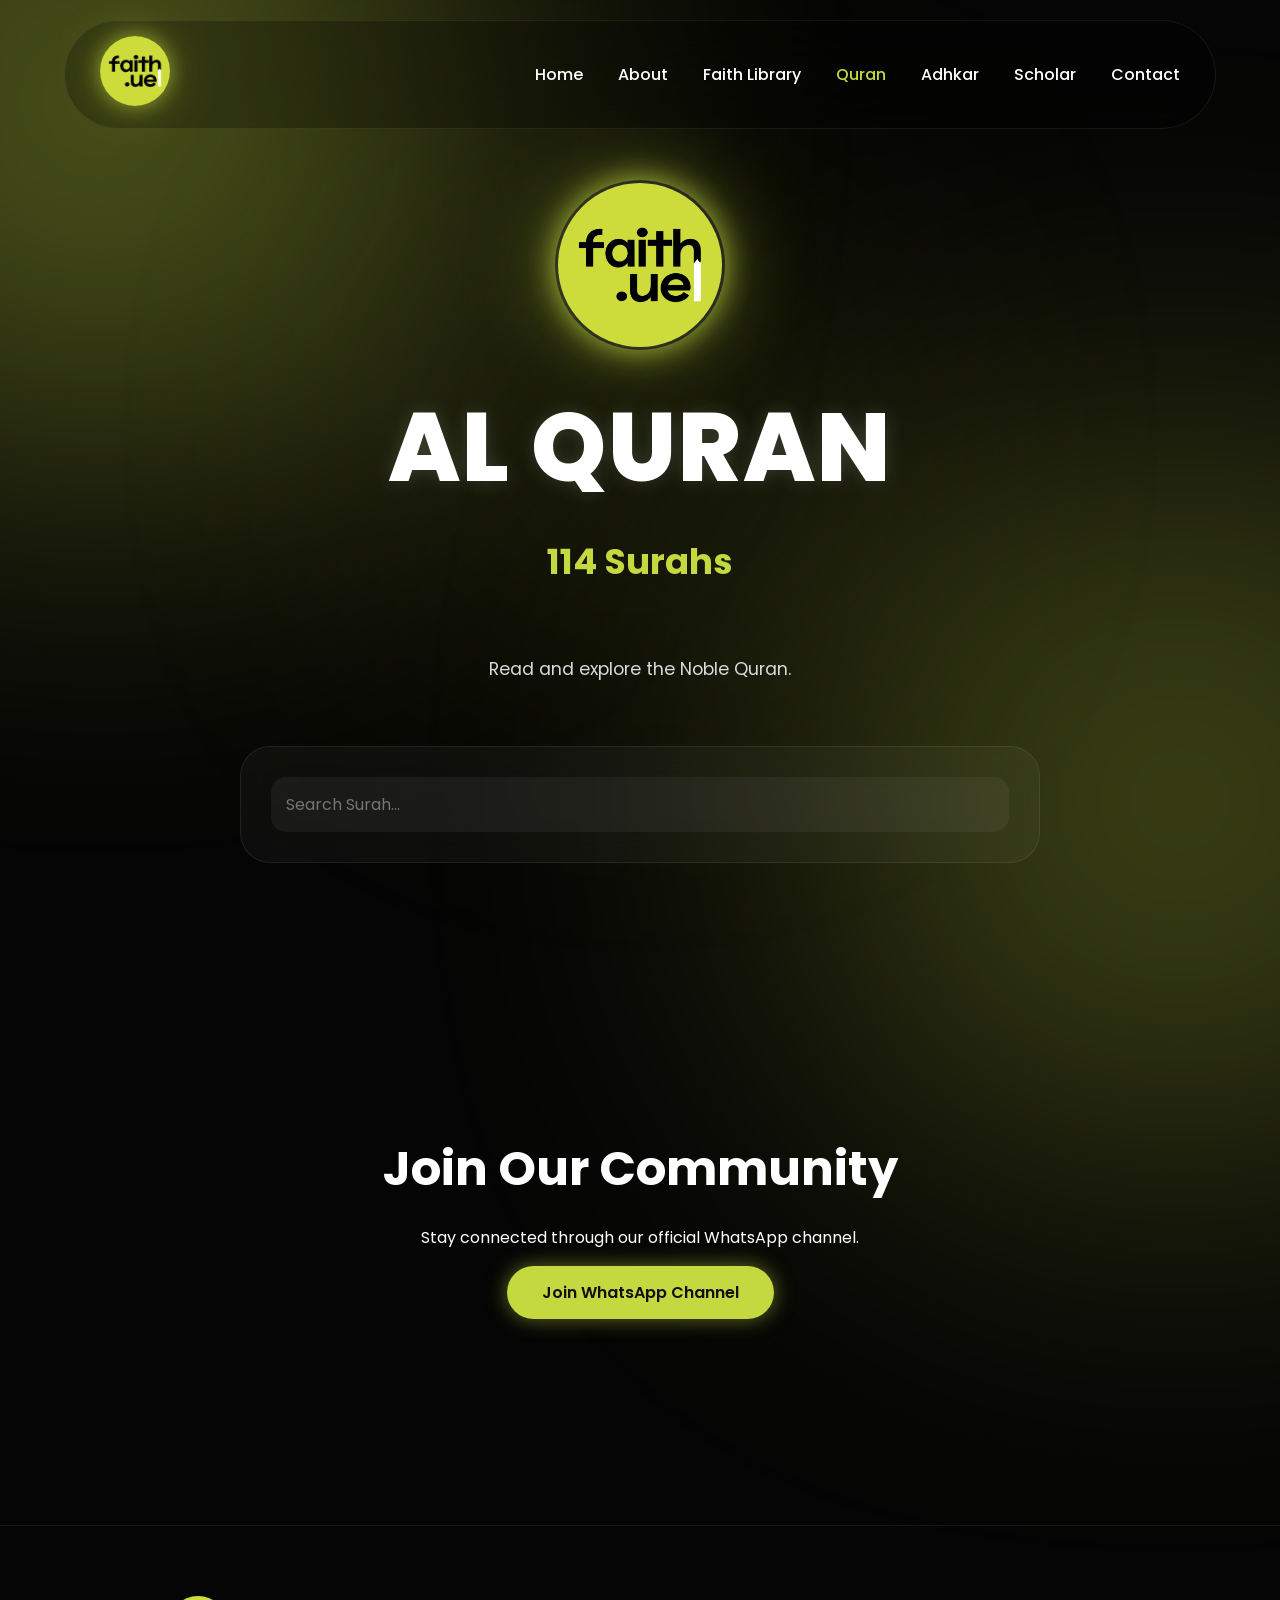
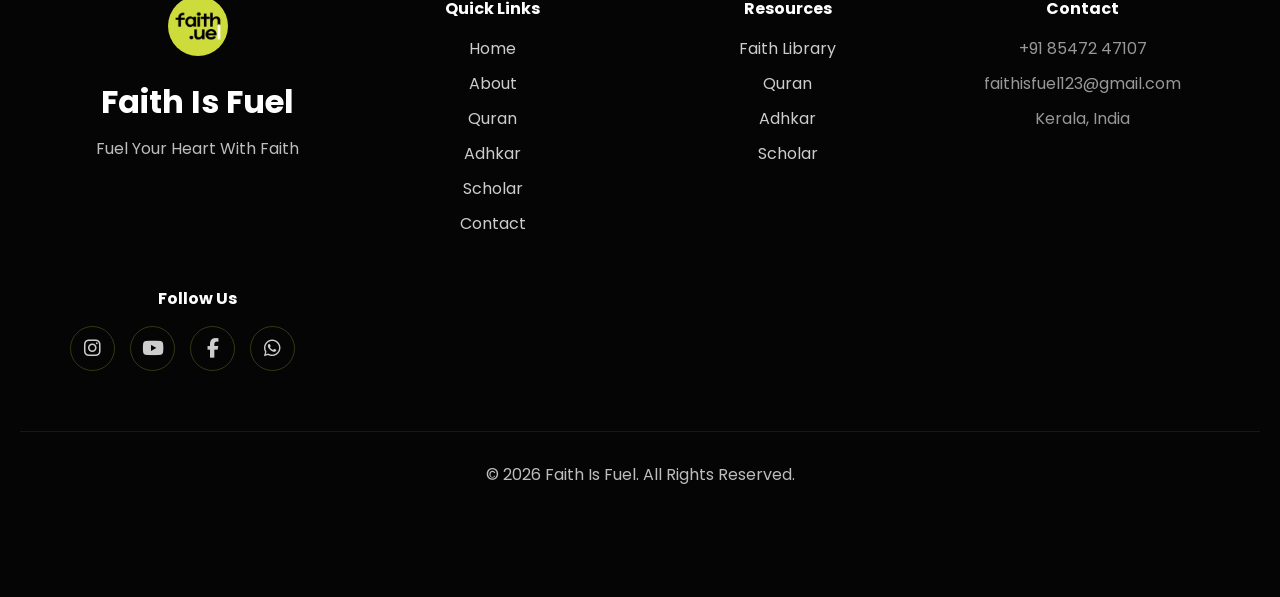
<file: quran.html>
<!DOCTYPE html>
<html lang="en">
<head>
    <meta charset="UTF-8">
    <meta name="viewport" content="width=device-width, initial-scale=1.0">
    <title>Faith Quran</title>

    <link href="https://fonts.googleapis.com/css2?family=Poppins:wght@300;400;500;600;700;800&display=swap" rel="stylesheet">

    <link rel="stylesheet" href="css/style.css">

    <link rel="stylesheet"
    href="https://cdnjs.cloudflare.com/ajax/libs/font-awesome/6.5.1/css/all.min.css">
</head>
<body>
    <div class="page-loader">
        <img src="assets/logo.png" alt="Logo">
    </div>

    <nav class="navbar">

        <div class="logo-box">
            <img src="assets/logo.png" alt="Faith Is Fuel">
        </div>

        <ul class="nav-links">
            <li><a href="index.html">Home</a></li>
            <li><a href="about.html">About</a></li>
            <li><a href="library.html">Faith Library</a></li>
            <li><a href="quran.html" class="active">Quran</a></li>
            <li><a href="adhkar.html">Adhkar</a></li>
            <li><a href="scholar.html">Scholar</a></li>
            <li><a href="contact.html">Contact</a></li>
        </ul>

    </nav>

    <section class="quran-hero">

        <img src="assets/logo.png" class="quran-hero-logo">

        <h1>AL QURAN</h1>

        <h2>114 Surahs</h2>

        <p>
            Read and explore the Noble Quran.
        </p>

    </section>

    <div class="quran-search-section">

        <div class="quran-search-card">

            <input
                type="text"
                id="searchInput"
                placeholder="Search Surah..."
            >

        </div>

    </div>

    <div id="surahList">

    </div>

    <!-- COMMUNITY SECTION -->
    <section class="community-section">

        <div class="community-content">

            <h2>Join Our Community</h2>

            <p>
                Stay connected through our official WhatsApp channel.
            </p>

             <a href="#"
   onclick="window.open('https://whatsapp.com/channel/0029Vb6B6qiF6smrV6IF2Y0t','_blank'); return false;"
   class="btn primary-btn">
    Join WhatsApp Channel
</a>

        </div>

    </section>

    <!-- FOOTER -->
    <footer class="footer">

        <div class="footer-container">

            <div class="footer-brand">

                <img src="assets/logo.png" alt="Faith Is Fuel">

                <h3>Faith Is Fuel</h3>

                <p>Fuel Your Heart With Faith</p>

            </div>

            <div class="footer-links">

                <h4>Quick Links</h4>

                <a href="index.html">Home</a>
                <a href="about.html">About</a>
                <a href="quran.html">Quran</a>
                <a href="adhkar.html">Adhkar</a>
                <a href="scholar.html">Scholar</a>
                <a href="contact.html">Contact</a>

            </div>

            <div class="footer-links">

                <h4>Resources</h4>

                <a href="library.html">Faith Library</a>
                <a href="quran.html">Quran</a>
                <a href="adhkar.html">Adhkar</a>
                <a href="scholar.html">Scholar</a>

            </div>

            <div class="footer-links">

                <h4>Contact</h4>

                <p>+91 85472 47107</p>
                <p>faithisfuel123@gmail.com</p>
                <p>Kerala, India</p>

            </div>

            <div class="footer-links">

                <h4>Follow Us</h4>

                <div class="social-icons">

                    <a href="https://www.instagram.com/faith.is.fuel?utm_source=ig_web_button_share_sheet&igsh=ZDNlZDc0MzIxNw%3D%3D"
                    target="_blank">

                        <i class="fa-brands fa-instagram"></i>

                    </a>

                    <a href="https://www.youtube.com/@FAITHISFUEL"
                    target="_blank">

                        <i class="fa-brands fa-youtube"></i>

                    </a>

                    <a href="https://www.facebook.com/profile.php?id=61579216229696"
                    target="_blank">

                        <i class="fa-brands fa-facebook-f"></i>

                    </a>

                    <a href="https://whatsapp.com/channel/0029Vb6B6qiF6smrV6IF2Y0t"
                    target="_blank">

                        <i class="fa-brands fa-whatsapp"></i>

                    </a>

                </div>

            </div>

        </div>

        <div class="footer-bottom">

            <p>© 2026 Faith Is Fuel. All Rights Reserved.</p>

        </div>

    </footer>

    <script src="js/main.js"></script>
    <script src="js/quran.js"></script>

</body>
</html>
</file>
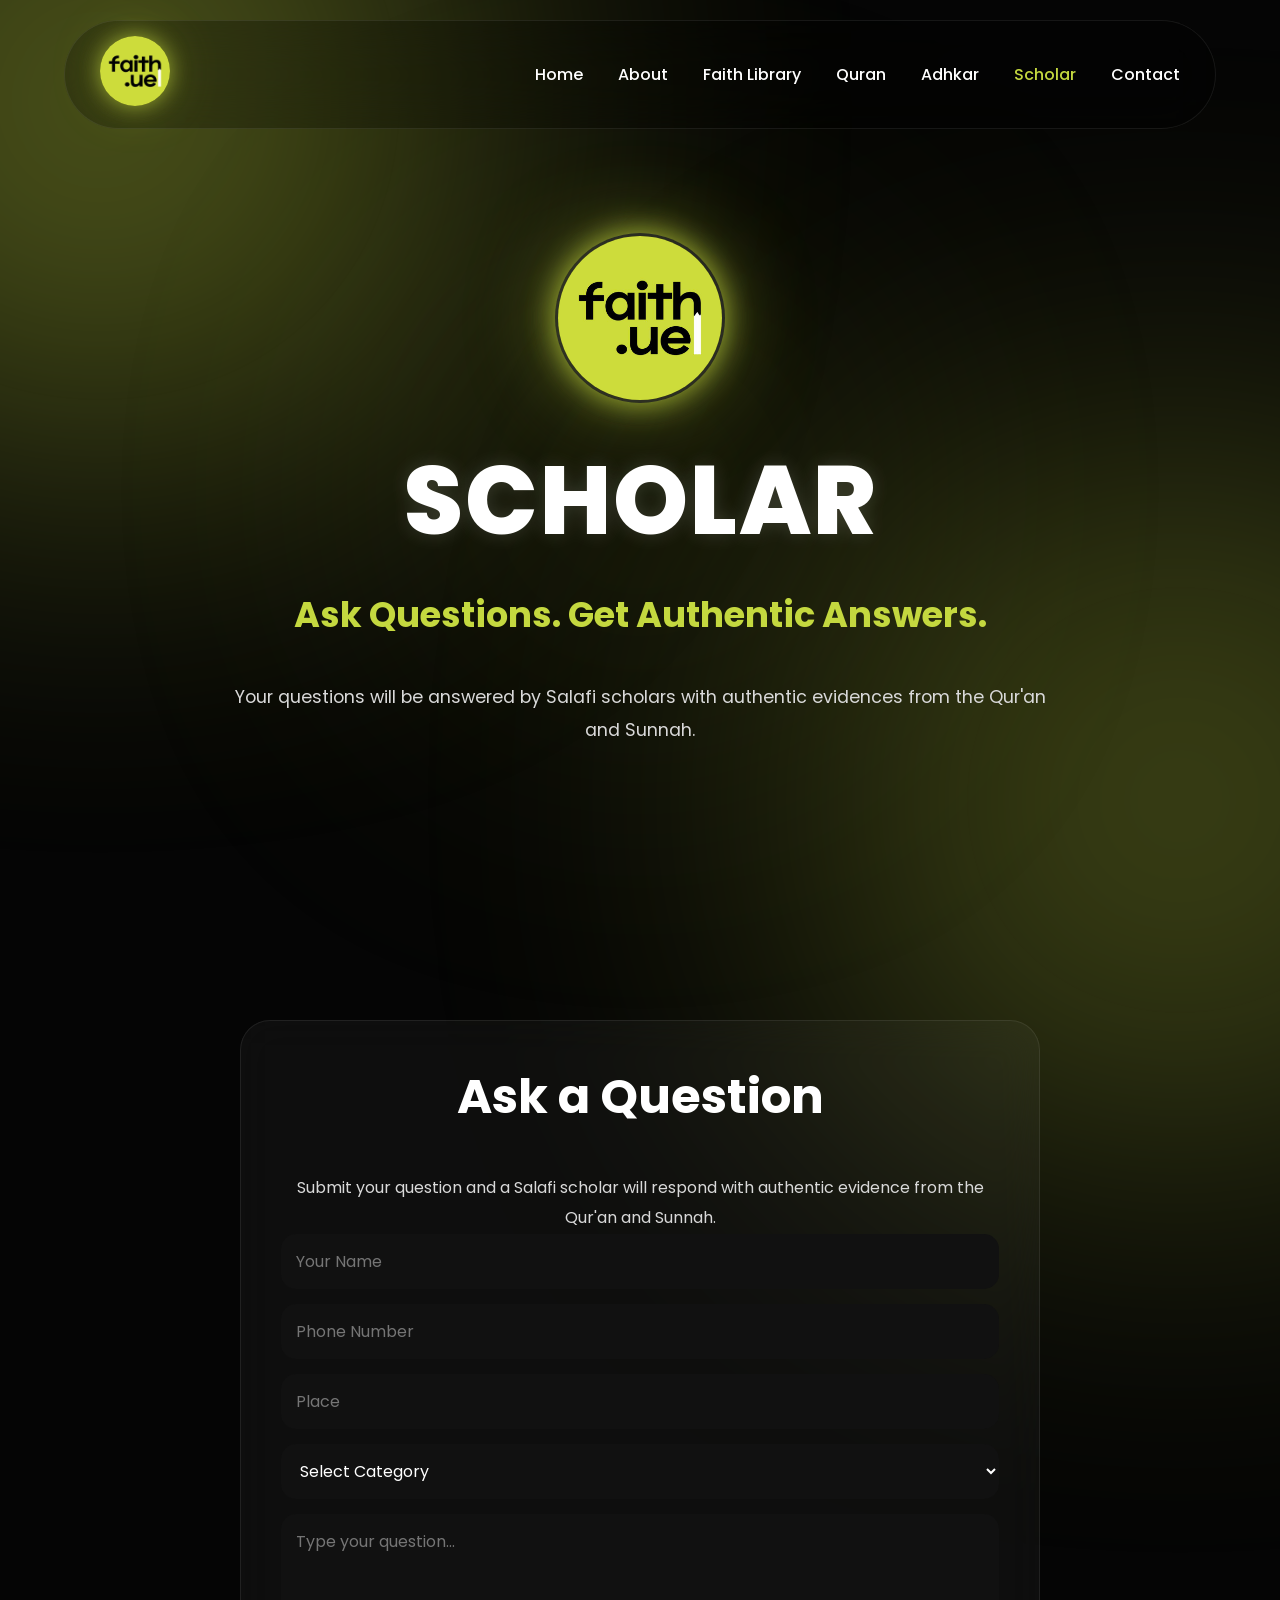
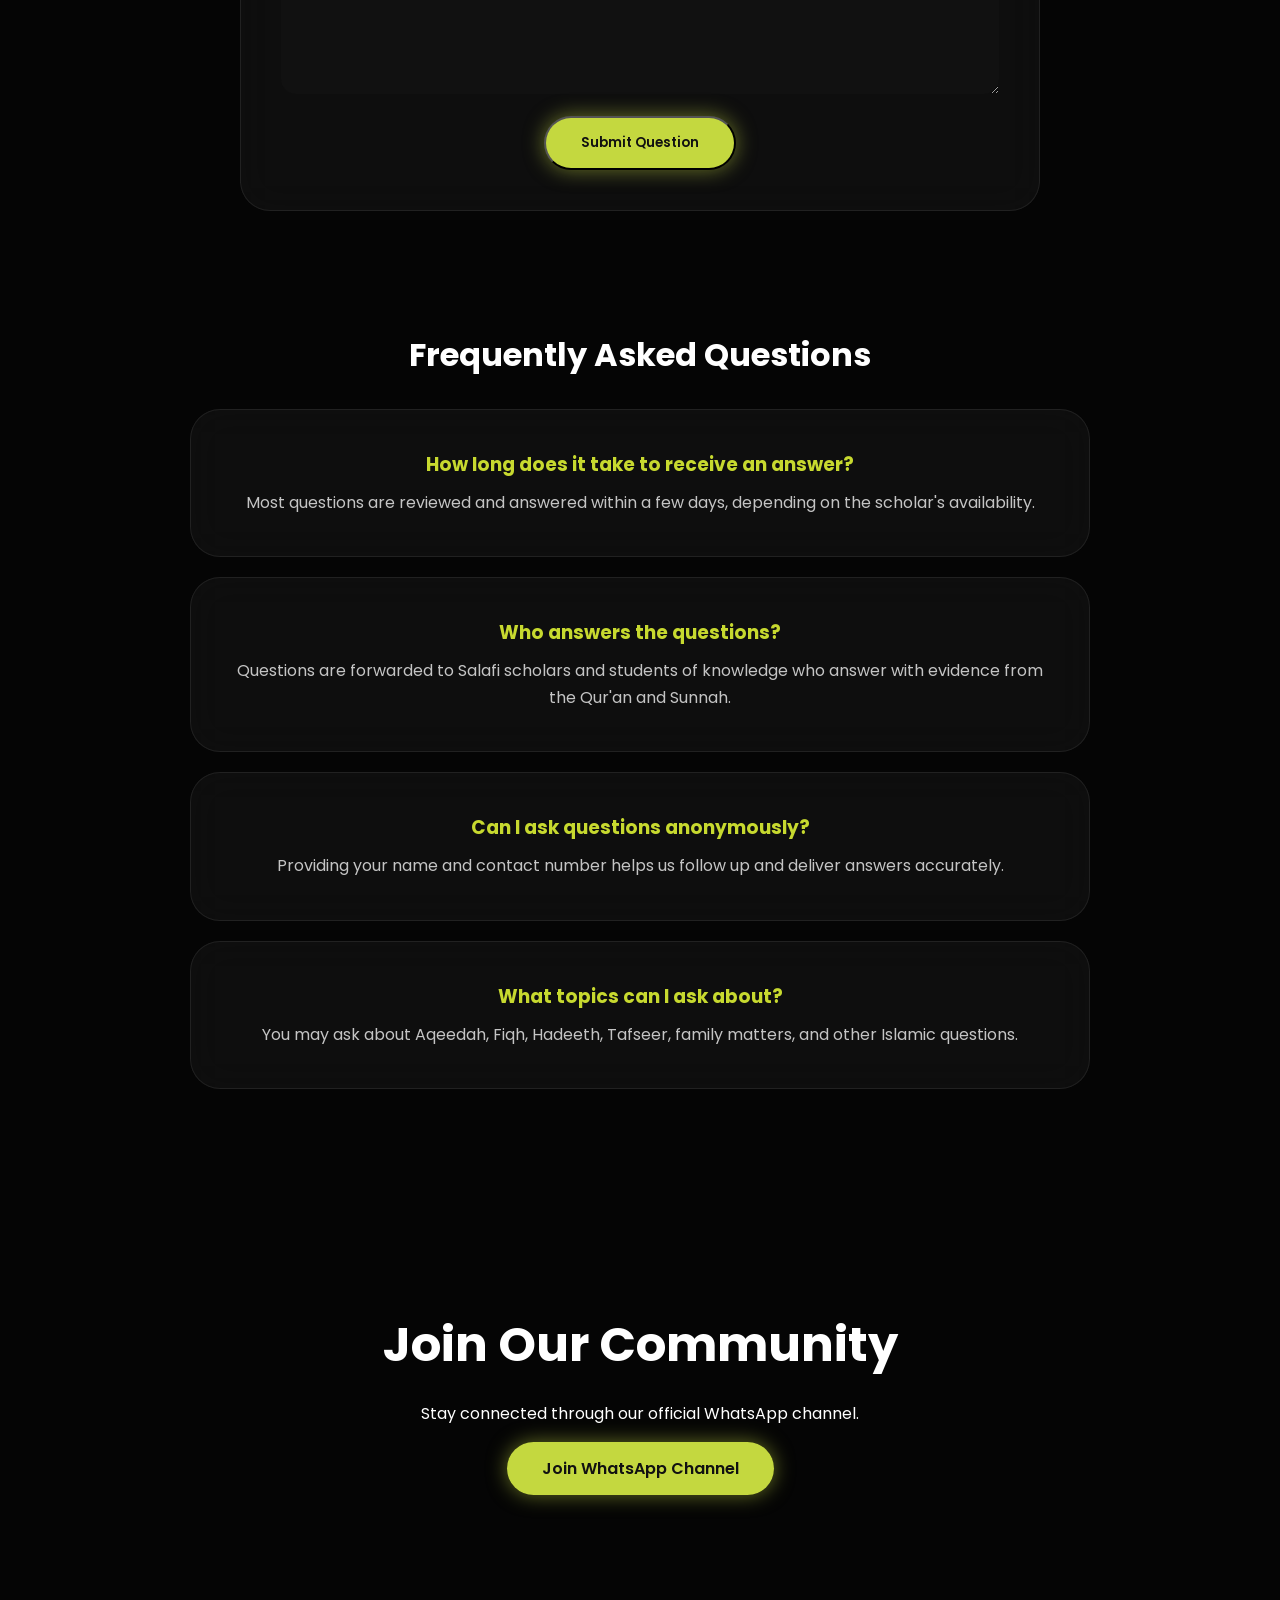
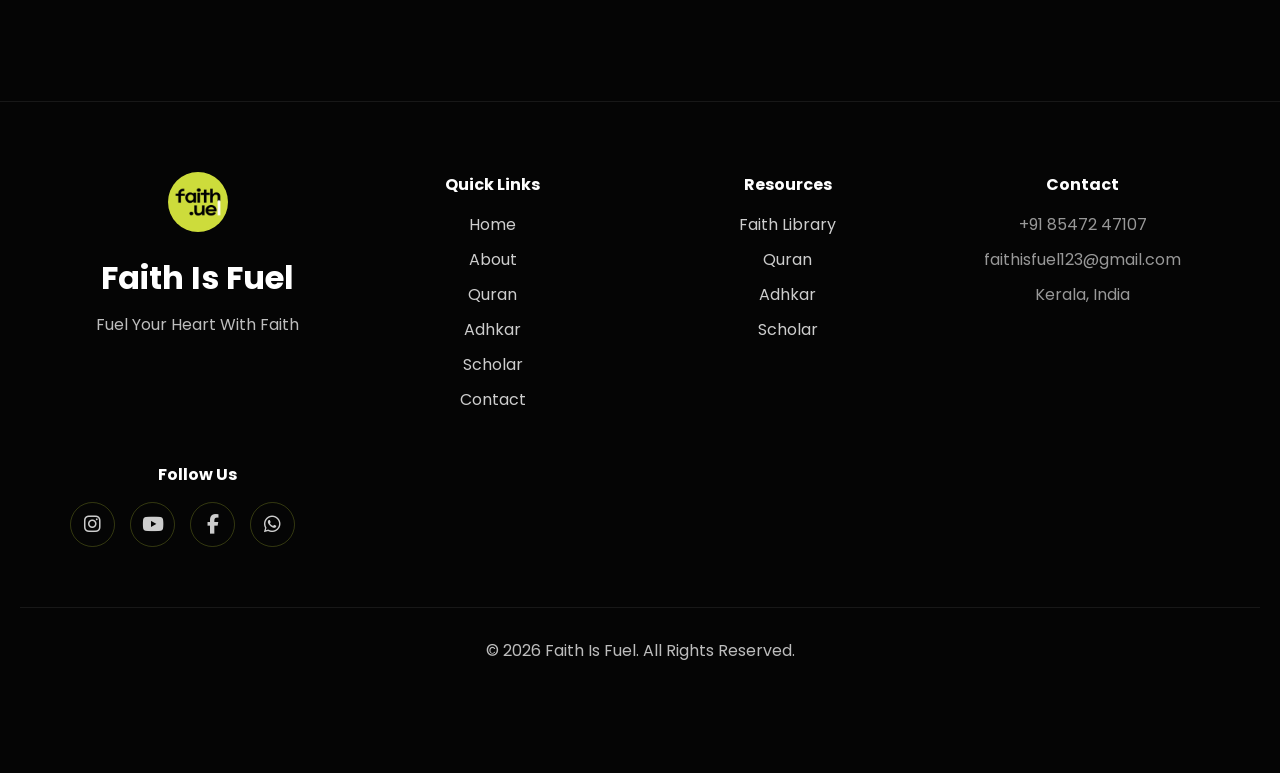
<file: scholar.html>
<!DOCTYPE html> 

<html lang="en">

<head>

    <meta charset="UTF-8">

    <meta name="viewport" content="width=device-width, initial-scale=1.0">

    <title>Scholar | Faith Is Fuel</title>



    <link href="https://fonts.googleapis.com/css2?family=Poppins:wght@300;400;500;600;700;800&display=swap" rel="stylesheet">

    <link rel="stylesheet" href="css/style.css">

    <link rel="stylesheet"
    href="https://cdnjs.cloudflare.com/ajax/libs/font-awesome/6.5.1/css/all.min.css">

</head>

<body>

    <div class="page-loader">
        <img src="assets/logo.png" alt="Logo">
    </div>

    <!-- Navbar -->

    <nav class="navbar">

        <div class="logo-box">

            <img src="assets/logo.png" alt="Faith Is Fuel">

        </div>



        <ul class="nav-links">

            <li><a href="index.html">Home</a></li>

            <li><a href="about.html">About</a></li>

            <li><a href="library.html">Faith Library</a></li>

            <li><a href="quran.html">Quran</a></li>

            <li><a href="adhkar.html">Adhkar</a></li>

            <li><a href="scholar.html" class="active">Scholar</a></li>

            <li><a href="contact.html">Contact</a></li>

        </ul>

    </nav>



    <!-- Hero -->

    <section class="hero">



        <img src="assets/logo.png" class="hero-logo">



        <div class="hero-content">



            <h1>SCHOLAR</h1>



            <h2>Ask Questions. Get Authentic Answers.</h2>



            <p>

                Your questions will be answered by Salafi scholars

                with authentic evidences from the Qur'an and Sunnah.

            </p>



        </div>



    </section>



    <!-- Ask Question Section -->

    <section class="scholar-section">

        <div class="glass-card scholar-card">

            <h2>Ask a Question</h2>

            <p>
                Submit your question and a Salafi scholar will respond
                with authentic evidence from the Qur'an and Sunnah.
            </p>

            <input
                type="text"
                id="name"
                placeholder="Your Name"
                class="search-box">

            <input
                type="tel"
                id="phone"
                placeholder="Phone Number"
                class="search-box">

            <input
                type="text"
                id="place"
                placeholder="Place"
                class="search-box">

            <select id="category" class="search-box">
                <option value="">Select Category</option>
                <option value="Aqeedah">Aqeedah</option>
                <option value="Fiqh">Fiqh</option>
                <option value="Hadeeth">Hadeeth</option>
                <option value="Tafseer">Tafseer</option>
                <option value="Family">Family</option>
                <option value="Other">Other</option>
            </select>

            <textarea
                id="question"
                placeholder="Type your question..."
                rows="6"
                class="search-box"></textarea>

            <button onclick="sendQuestion()" class="btn primary-btn">
                Submit Question
            </button>

        </div>

    </section>



    <!-- FAQ Section -->

    <section class="scholar-section">

        <h2 class="section-title">Frequently Asked Questions</h2>

        <div class="faq-container">

            <div class="glass-card faq-item">
                <h3>How long does it take to receive an answer?</h3>
                <p>
                    Most questions are reviewed and answered within a few days,
                    depending on the scholar's availability.
                </p>
            </div>

            <div class="glass-card faq-item">
                <h3>Who answers the questions?</h3>
                <p>
                    Questions are forwarded to Salafi scholars and students of knowledge
                    who answer with evidence from the Qur'an and Sunnah.
                </p>
            </div>

            <div class="glass-card faq-item">
                <h3>Can I ask questions anonymously?</h3>
                <p>
                    Providing your name and contact number helps us follow up and
                    deliver answers accurately.
                </p>
            </div>

            <div class="glass-card faq-item">
                <h3>What topics can I ask about?</h3>
                <p>
                    You may ask about Aqeedah, Fiqh, Hadeeth, Tafseer, family matters,
                    and other Islamic questions.
                </p>
            </div>

        </div>

    </section>



    <!-- COMMUNITY SECTION -->
    <section class="community-section">

        <div class="community-content">

            <h2>Join Our Community</h2>

            <p>
                Stay connected through our official WhatsApp channel.
            </p>

             <a href="#"
   onclick="window.open('https://whatsapp.com/channel/0029Vb6B6qiF6smrV6IF2Y0t','_blank'); return false;"
   class="btn primary-btn">
    Join WhatsApp Channel
</a>

        </div>

    </section>

    <!-- FOOTER -->
    <footer class="footer">

        <div class="footer-container">

            <div class="footer-brand">

                <img src="assets/logo.png" alt="Faith Is Fuel">

                <h3>Faith Is Fuel</h3>

                <p>Fuel Your Heart With Faith</p>

            </div>

            <div class="footer-links">

                <h4>Quick Links</h4>

                <a href="index.html">Home</a>
                <a href="about.html">About</a>
                <a href="quran.html">Quran</a>
                <a href="adhkar.html">Adhkar</a>
                <a href="scholar.html">Scholar</a>
                <a href="contact.html">Contact</a>

            </div>

            <div class="footer-links">

                <h4>Resources</h4>

                <a href="library.html">Faith Library</a>
                <a href="quran.html">Quran</a>
                <a href="adhkar.html">Adhkar</a>
                <a href="scholar.html">Scholar</a>

            </div>

            <div class="footer-links">

                <h4>Contact</h4>

                <p>+91 85472 47107</p>
                <p>faithisfuel123@gmail.com</p>
                <p>Kerala, India</p>

            </div>

            <div class="footer-links">

                <h4>Follow Us</h4>

                <div class="social-icons">

                    <a href="https://www.instagram.com/faith.is.fuel?utm_source=ig_web_button_share_sheet&igsh=ZDNlZDc0MzIxNw%3D%3D"
                    target="_blank">

                        <i class="fa-brands fa-instagram"></i>

                    </a>

                    <a href="https://www.youtube.com/@FAITHISFUEL"
                    target="_blank">

                        <i class="fa-brands fa-youtube"></i>

                    </a>

                    <a href="https://www.facebook.com/profile.php?id=61579216229696"
                    target="_blank">

                        <i class="fa-brands fa-facebook-f"></i>

                    </a>

                    <a href="https://whatsapp.com/channel/0029Vb6B6qiF6smrV6IF2Y0t"
                    target="_blank">

                        <i class="fa-brands fa-whatsapp"></i>

                    </a>

                </div>

            </div>

        </div>

        <div class="footer-bottom">

            <p>© 2026 Faith Is Fuel. All Rights Reserved.</p>

        </div>

    </footer>



    <script src="js/main.js"></script>

    <script>

    function sendQuestion() {

        const name = document.getElementById("name").value;
        const phone = document.getElementById("phone").value;
        const place = document.getElementById("place").value;
        const category = document.getElementById("category").value;
        const question = document.getElementById("question").value;

        if (!name || !phone || !place || !category || !question) {
            alert("Please fill all fields.");
            return;
        }

        const message =
`📚 *Scholar Question*

👤 *Name:* ${name}
📱 *Phone:* ${phone}
📍 *Place:* ${place}
📖 *Category:* ${category}

❓ *Question:*
${question}`;

        const whatsappURL =
        "https://wa.me/918547247107?text=" +
        encodeURIComponent(message);

        window.open(whatsappURL, "_blank");
    }

    </script>



</body>

</html>
</file>
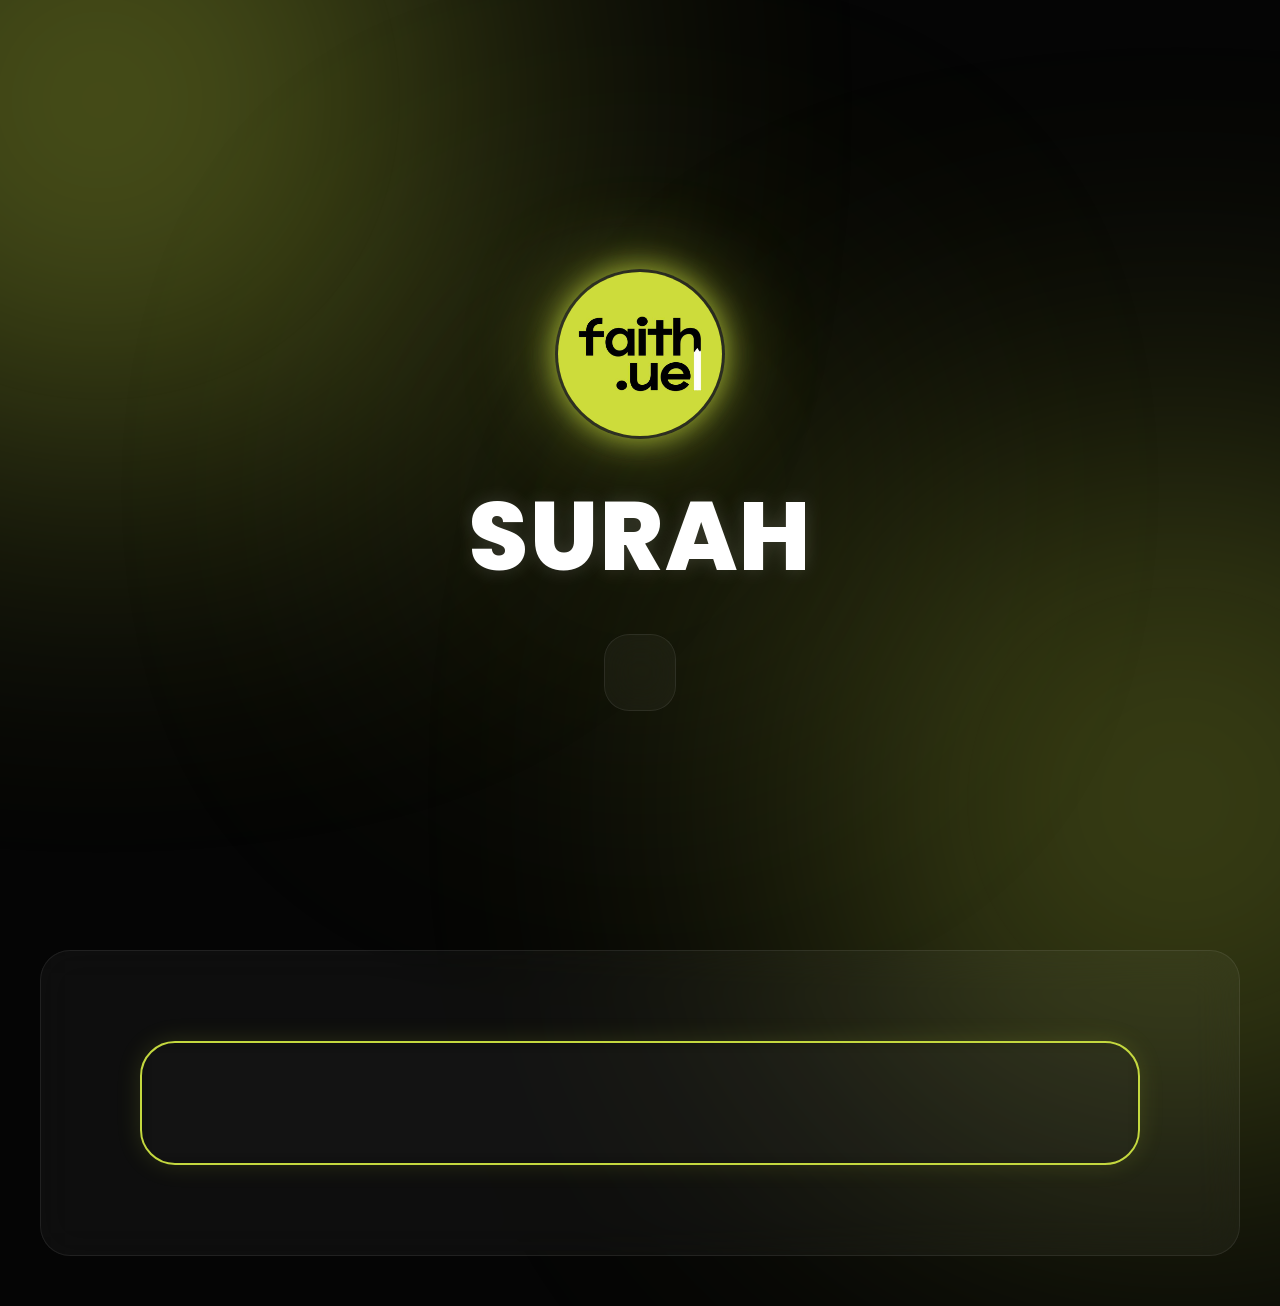
<file: surah.html>
<!DOCTYPE html> 

<html lang="en">

<head>

    <meta charset="UTF-8">

    <meta name="viewport" content="width=device-width, initial-scale=1.0">

    <title>Surah</title>



    <link href="https://fonts.googleapis.com/css2?family=Poppins:wght@300;400;500;600;700;800&display=swap" rel="stylesheet">

    <link href="https://fonts.googleapis.com/css2?family=Amiri+Quran&display=swap" rel="stylesheet">


    <link rel="stylesheet" href="css/style.css">

</head>

<body>



    <section class="hero">

        <img src="assets/logo.png" class="hero-logo">


        <h1 id="surahName">SURAH</h1>



        <div class="surah-header-card">

            <h2 id="surahArabicName"></h2>

            <p id="surahMeta"></p>

        </div>



    </section>



    <div class="quran-container">

        <div id="surahContent">

        </div>

    </div>



    <script src="js/surah.js"></script>

</body>

</html>
</file>
<file: css/style.css>
*{
    margin:0;
    padding:0;
    box-sizing:border-box;
    font-family:'Poppins',sans-serif;
}

html{
    scroll-behavior:smooth;
}

body{
    background:#050505;
    color:#fff;
    overflow-x:hidden;
    min-height:100vh;
    position:relative;
    padding-top:0;
}

/* ==========================
   PREMIUM BACKGROUND
========================== */

body::before{
    content:"";
    position:fixed;

    width:700px;
    height:700px;

    top:-250px;
    left:-250px;

    background:#c4d83f;

    border-radius:50%;
    filter:blur(180px);

    opacity:.45;

    z-index:-3;

    animation:moveGlow1 12s ease-in-out infinite;
}

body::after{
    content:"";
    position:fixed;

    width:700px;
    height:700px;

    bottom:-250px;
    right:-250px;

    background:#c4d83f;

    border-radius:50%;
    filter:blur(180px);

    opacity:.35;

    z-index:-3;

    animation:moveGlow2 14s ease-in-out infinite;
}

@keyframes moveGlow1{

    0%,100%{
        transform:translate(0,0);
    }

    50%{
        transform:translate(60px,40px);
    }
}

@keyframes moveGlow2{

    0%,100%{
        transform:translate(0,0);
    }

    50%{
        transform:translate(-60px,-40px);
    }
}

/* ==========================
   NAVBAR
========================== */

.navbar{
    position: fixed;
    top: 20px;
    left: 50%;
    transform: translateX(-50%);

    width: 90%;
    max-width: 1600px;

    z-index: 9999;

    backdrop-filter: blur(20px);
    background: rgba(0,0,0,.25);

    border: 1px solid rgba(255,255,255,.08);
    border-radius: 999px;

    padding: 15px 35px;

    display:flex;
    justify-content:space-between;
    align-items:center;

    transition: .4s ease;
}

.logo-box img{

    width:70px;
    height:70px;

    border-radius:50%;
    object-fit:cover;

    box-shadow:
    0 0 20px rgba(196,216,63,.6),
    0 0 50px rgba(196,216,63,.3);

    transition:.4s;
}

.logo-box img:hover{

    transform:scale(1.08);

    box-shadow:
    0 0 35px rgba(196,216,63,.8);
}

.nav-links{

    display:flex;
    list-style:none;
    gap:35px;
}

.nav-links a{

    text-decoration:none;
    color:white;

    font-weight:500;

    transition:.3s;
}

.nav-links a:hover{

    color:#c4d83f;
}

/* ==========================
   HERO SECTIONS (Home & Quran)
========================== */

.hero{
    width:100%;
    min-height:100vh;
    display:flex;
    flex-direction:column;
    justify-content:center;
    align-items:center;
    text-align:center;
    padding-top:120px;
    padding-bottom:40px;
    margin:0;
    position:relative;
}

.adhkar-hero{
    min-height:auto;
    padding-top:180px;
    padding-bottom:60px;
    display:flex;
    flex-direction:column;
    justify-content:center;
    align-items:center;
    text-align:center;
    margin:0;
    position:relative;
    width:100%;
}

.quran-hero{
    min-height:auto;
    padding-top:180px;
    padding-bottom:60px;
    display:flex;
    flex-direction:column;
    justify-content:center;
    align-items:center;
    text-align:center;
    margin:0;
}

.hero::before,
.quran-hero::before,
.adhkar-hero::before{

    content:"";

    position:absolute;

    width:450px;
    height:450px;

    background:#c4d83f;

    border-radius:50%;

    filter:blur(160px);

    opacity:.12;

    z-index:-1;

    animation:pulseGlow 8s infinite;
}

@keyframes pulseGlow{

    0%,100%{
        transform:scale(1);
    }

    50%{
        transform:scale(1.15);
    }
}

.hero-content,
.quran-hero-content,
.adhkar-hero-content{

    max-width:850px;
}

.hero-logo,
.quran-hero-logo,
.adhkar-hero-logo{
    display:block;
    margin:0 auto 25px;
    width:170px;
    height:170px;
    border-radius:50%;
    object-fit:cover;
    border:3px solid rgba(255,255,255,.1);
    box-shadow:0 0 30px rgba(196,216,63,.8),0 0 90px rgba(196,216,63,.4);
    animation:logoFloat 4s ease-in-out infinite;
}

@keyframes logoFloat{

    0%,100%{
        transform:translateY(0);
    }

    50%{
        transform:translateY(-12px);
    }
}

.hero h1,
.quran-hero h1,
.adhkar-hero h1{

    font-size:6rem;

    font-weight:800;

    letter-spacing:2px;

    text-shadow:
    0 0 20px rgba(255,255,255,.15);
}

.hero h2,
.quran-hero h2,
.adhkar-hero h2{

    margin-top:15px;

    color:#c4d83f;

    font-size:2.2rem;

    font-weight:700;
}

.hero p,
.quran-hero p,
.adhkar-hero p{

    margin-top:25px;

    font-size:1.1rem;

    line-height:1.9;

    color:#d9d9d9;
}

/* ==========================
   BUTTONS
========================== */

.hero-buttons{

    margin-top:40px;

    display:flex;
    justify-content:center;
    gap:20px;
}

.btn{

    padding:15px 35px;

    border-radius:999px;

    text-decoration:none;

    font-weight:600;

    transition:.35s;
}

.primary-btn{

    background:#c4d83f;

    color:#111;

    box-shadow:
    0 0 20px rgba(196,216,63,.5);
}

.primary-btn:hover{

    transform:translateY(-5px);

    box-shadow:
    0 0 40px rgba(196,216,63,.9);
}

.secondary-btn{

    border:1px solid rgba(255,255,255,.5);

    color:white;

    backdrop-filter:blur(10px);
}

.secondary-btn:hover{

    transform:translateY(-5px);

    border-color:#c4d83f;

    color:#c4d83f;
}

/* ==========================
   MOBILE
========================== */

@media(max-width:900px){

    .navbar{

        flex-direction:column;

        gap:20px;

        border-radius:35px;

        top: 10px;
        width: 95%;
        padding: 15px 20px;
    }

    .nav-links{

        flex-wrap:wrap;
        justify-content:center;
        gap:15px;
    }

    .hero h1,
    .quran-hero h1,
    .adhkar-hero h1{

        font-size:3rem;
    }

    .hero h2,
    .quran-hero h2,
    .adhkar-hero h2{

        font-size:1.5rem;
    }

    .hero-logo,
    .quran-hero-logo,
    .adhkar-hero-logo{

        width:130px;
        height:130px;
    }

    .hero-buttons{

        flex-direction:column;
        align-items:center;
    }
}

/* ==========================
   HOME PAGE SECTIONS
========================== */

section:not(.quran-hero):not(.hero):not(.adhkar-hero){
    width:90%;
    max-width:1300px;
    margin:120px auto;
}

section h2{
    text-align:center;
    font-size:3rem;
    margin-bottom:40px;
}

.glass-card,
.card,
.scholar-box{

    background:rgba(255,255,255,.04);

    backdrop-filter:blur(20px);

    border:1px solid rgba(255,255,255,.08);

    border-radius:30px;

    padding:40px;

    transition:.4s;
}

.glass-card:hover,
.card:hover,
.scholar-box:hover{

    transform:translateY(-10px);

    border-color:#c4d83f;

    box-shadow:
    0 0 30px rgba(196,216,63,.15),
    0 0 60px rgba(196,216,63,.08);
}

.cards{

    display:grid;

    grid-template-columns:
    repeat(auto-fit,minmax(250px,1fr));

    gap:30px;
}

.card{
    text-align:center;
}

/* ADHKAR CONTAINER CARD STYLES */
#adhkarContainer .card{

    min-height:320px;

    padding:35px;

    display:flex;
    flex-direction:column;
    justify-content:center;

}

/* ADHKAR CONTAINER GRID STYLES */
#adhkarContainer{
    display:grid;
    grid-template-columns:repeat(3,1fr);
    gap:30px;
    max-width:1100px;
    margin:auto;
}

.card h3{
    color:#c4d83f;
    margin-bottom:15px;
}

.card p{
    color:#d9d9d9;
    line-height:1.8;
}

.glass-card p{
    line-height:1.9;
    color:#d9d9d9;
    text-align:center;
}

.community,
footer{
    text-align:center;
}

footer{

    margin-top:100px;

    padding:80px 20px;

    border-top:
    1px solid rgba(255,255,255,.08);
}

footer h3{
    color:#c4d83f;
    font-size:2rem;
}

footer p{
    color:#bdbdbd;
}

/* ==========================
   SECTION ANIMATION
========================== */

.about-preview,
.library-preview,
.quran-preview,
.adhkar-preview,
.hadith-preview,
.bahs-preview,
.scholar-section,
.community{
    animation:fadeUp 1s ease;
}

@keyframes fadeUp{

    from{
        opacity:0;
        transform:translateY(40px);
    }

    to{
        opacity:1;
        transform:translateY(0);
    }
}

/* ==========================
   MOBILE SECTION FIXES
========================== */

@media(max-width:900px){

    section h2{
        font-size:2rem;
    }

    .glass-card,
    .card,
    .scholar-box{
        padding:25px;
    }

    footer h3{
        font-size:1.5rem;
    }

    /* ADHKAR CONTAINER MOBILE */
    #adhkarContainer{
        grid-template-columns:1fr;
    }
}
/* ==========================
   CENTER ALIGN FIX
========================== */

.about-preview .glass-card{
    text-align:center;
}

.quran-preview .glass-card{
    text-align:center;
}

.scholar-box{
    text-align:center;
}

.scholar-box .btn{
    display:inline-block;
    margin-top:20px;
}
/* ==========================
   ICON STYLING
========================== */

.card-icon,
.quran-icon,
.scholar-icon,
.community-icon{

    font-size:60px;

    color:#c4d83f;

    margin-bottom:25px;

    display:block;

    text-align:center;

    text-shadow:
    0 0 20px rgba(196,216,63,.8),
    0 0 40px rgba(196,216,63,.4);

    transition:.4s;
}

.card:hover .card-icon,
.scholar-box:hover .scholar-icon,
.community:hover .community-icon,
.quran-card:hover .quran-icon{

    transform:scale(1.15) rotate(5deg);

    text-shadow:
    0 0 30px rgba(196,216,63,1),
    0 0 60px rgba(196,216,63,.7);
}

/* ==========================
   QURAN CARD
========================== */

.quran-card{

    display:flex;

    align-items:center;

    justify-content:center;

    gap:35px;

    text-align:center;
}

/* ==========================
   CENTER ALIGN FIX
========================== */

.about-preview,
.quran-preview,
.scholar-section,
.community{

    text-align:center;
}

.about-preview .glass-card,
.quran-preview .glass-card,
.scholar-box{

    max-width:900px;

    margin:auto;
}

/* ==========================
   MOBILE
========================== */

@media(max-width:900px){

    .quran-card{

        flex-direction:column;

        text-align:center;
    }

    .card-icon,
    .quran-icon,
    .scholar-icon,
    .community-icon{

        font-size:45px;
    }
}
.hadith-preview .glass-card,
.bahs-preview .glass-card{

    max-width:900px;
    margin:auto;

    text-align:center;

    background:rgba(255,255,255,.04);

    backdrop-filter:blur(20px);

    border:1px solid rgba(255,255,255,.08);

    transition:.4s;
}

.hadith-preview .glass-card:hover,
.bahs-preview .glass-card:hover{

    transform:translateY(-10px);

    border-color:#c4d83f;

    box-shadow:
    0 0 30px rgba(196,216,63,.15),
    0 0 60px rgba(196,216,63,.08);
}

.nav-links a.active{
    color:#c4d83f;
}
/* PAGE LOADER */

.page-loader{
    position:fixed;
    inset:0;

    background:#050505;

    display:none;
    justify-content:center;
    align-items:center;

    z-index:99999;
}

.page-loader.show{
    display:flex;
}

.page-loader img{

    width:400px;
    height:400px;

    border-radius:50%;
    object-fit:cover;

    border:3px solid rgba(255,255,255,.1);

    box-shadow:
    0 0 40px rgba(196,216,63,.9),
    0 0 120px rgba(196,216,63,.5);

    animation:pageLogo 2s ease-in-out infinite;
}

@keyframes pageLogo{

    0%{
        transform:scale(.7);
        opacity:0;
    }

    30%{
        transform:scale(1.15);
        opacity:1;
    }

    60%{
        transform:scale(1);
        opacity:1;
    }

    100%{
        transform:scale(1.1);
        opacity:.9;
    }
}

.library-switch{
    text-align:center;
}

.switch-buttons{
    display:flex;
    justify-content:center;
    gap:20px;
    flex-wrap:wrap;
}

.switch-btn{
    padding:15px 30px;
    border:none;
    border-radius:999px;
    background:rgba(255,255,255,.08);
    color:white;
    cursor:pointer;
    font-weight:600;
    transition:.3s;
}

.switch-btn:hover,
.switch-btn.active{
    background:#c4d83f;
    color:#111;
}

.search-box{
    width:100%;
    padding:15px;
    border:none;
    border-radius:15px;
    outline:none;
    margin-bottom:15px;
    font-size:1rem;
    background:#111;
    color:white;
}

.read-more-btn{

    margin-top:15px;

    padding:10px 22px;

    border:none;
    border-radius:999px;

    background:#c4d83f;
    color:#111;

    font-weight:700;
    font-size:.9rem;

    cursor:pointer;

    transition:.3s;

}

.read-more-btn:hover{

    transform:translateY(-3px);

    box-shadow:0 0 20px rgba(196,216,63,.4);

}

#articlesContainer .card{

    display:flex;
    flex-direction:column;
    justify-content:space-between;

    min-height:500px;

}

.reel-card{
    height: 420px;
    display:flex;
    flex-direction:column;
    justify-content:space-between;
}

.reel-card p{
    overflow: hidden;

    display: -webkit-box;
    -webkit-box-orient: vertical;
    -webkit-line-clamp: 4;

    line-height: 1.6;
    max-height: calc(1.6em * 4);
}
.article-modal{
    display:none;
    position:fixed;
    inset:0;
    background:rgba(0,0,0,.85);
    backdrop-filter:blur(10px);
    z-index:9999;
    justify-content:center;
    align-items:center;
    padding:20px;
}

.article-modal-content{
    width:100%;
    max-width:900px;
    max-height:80vh;
    overflow-y:auto;

    background:#111;
    border:1px solid rgba(196,216,63,.25);
    border-radius:25px;

    padding:35px;
    color:white;
}

.article-modal-content h2{
    color:#c4d83f;
    margin-bottom:20px;
}

#closeModal{
    float:right;
    font-size:35px;
    cursor:pointer;
    color:#c4d83f;
}

.admin-grid{
    display:grid;
    grid-template-columns:repeat(2,1fr);
    gap:30px;
}

.admin-card{
    display:flex;
    flex-direction:column;
}

.delete-btn{
    background:rgba(255,255,255,.08);
    color:#ff5b5b;
    border:1px solid rgba(255,91,91,.3);
    padding:8px 15px;
    border-radius:999px;
    cursor:pointer;
    font-weight:600;
    margin-top:10px;
    transition:.3s;
}

.delete-btn:hover{
    background:#ff5b5b;
    color:white;
    transform:translateY(-2px);
    box-shadow:0 0 20px rgba(255,91,91,.4);
}

@media(max-width:900px){
    .admin-grid{
        grid-template-columns:1fr;
    }
}

/* ADMIN ARTICLE & REEL SCROLL */

#articlesList,
#reelsList{
    max-height:450px;
    min-height:450px;
    overflow-y:auto;
    padding-right:8px;
}

#articlesList::-webkit-scrollbar,
#reelsList::-webkit-scrollbar{
    width:6px;
}

#articlesList::-webkit-scrollbar-thumb,
#reelsList::-webkit-scrollbar-thumb{
    background:#c4d83f;
    border-radius:999px;
}

#articlesList::-webkit-scrollbar-track,
#reelsList::-webkit-scrollbar-track{
    background:rgba(255,255,255,.05);
}

.login-screen{
    position:fixed;
    inset:0;
    display:flex;
    justify-content:center;
    align-items:center;
    background:#050505;
    z-index:99999;
}

.login-card{
    width:400px;
    padding:40px;
    text-align:center;

    background:rgba(255,255,255,.04);
    backdrop-filter:blur(20px);

    border:1px solid rgba(255,255,255,.08);
    border-radius:30px;
}

.login-logo{
    width:120px;
    height:120px;
    border-radius:50%;
    margin-bottom:20px;
}

.login-card h2{
    color:#c4d83f;
    margin-bottom:25px;
}

.login-card input{
    width:100%;
    padding:15px;
    margin-bottom:15px;

    border:none;
    border-radius:15px;

    background:rgba(255,255,255,.06);
    color:white;
}

.login-card button{
    width:100%;
    padding:15px;

    border:none;
    border-radius:999px;

    background:#c4d83f;
    color:#111;

    font-weight:700;
    cursor:pointer;
}

#loginError{
    color:#ff5b5b;
    margin-top:15px;
}
#surahContent{
    max-width:1000px;
    margin:60px auto;

    padding:60px;

    border:2px solid #c4d83f;
    border-radius:35px;

    background:rgba(0,0,0,.15);
    backdrop-filter:blur(8px);

    box-shadow:
    0 0 25px rgba(196,216,63,.15);

    position:relative;
}

.quran-page{
    max-width:100%;
    direction:rtl;
    text-align:justify;

    font-size:2.3rem;
    line-height:2.8;

    color:#fff;
}

.ayah-number{
    display:inline-flex;
    align-items:center;
    justify-content:center;

    width:42px;
    height:42px;

    border:2px solid #c4d83f;
    border-radius:50%;

    color:#c4d83f;

    font-size:14px;
    font-weight:700;

    margin:0 10px;

    vertical-align:middle;
}
/* QURAN PAGE */

.quran-search-section{
    width:90%;
    max-width:800px;
    margin:0 auto 50px auto;
}

.quran-search-card{
    background:rgba(255,255,255,.04);
    backdrop-filter:blur(20px);
    border:1px solid rgba(255,255,255,.08);
    border-radius:30px;
    padding:30px;
}

.quran-search-card input{
    width:100%;
    padding:15px;
    border:none;
    border-radius:15px;
    background:rgba(255,255,255,.05);
    color:white;
    font-size:1rem;
}

.quran-search-card input:focus{
    outline:none;
    border:1px solid #c4d83f;
}

.quran-list{
    width:95%;
    max-width:1600px;
    margin:0 auto 80px auto !important;
}

#surahList{
    width:95%;
    max-width:1600px;
    margin:0 auto 80px auto;

    display:grid;
    grid-template-columns:repeat(auto-fit,minmax(300px,1fr));
    gap:30px;
}

.surah-card{
    min-height:220px;
    display:flex;
    flex-direction:column;
    justify-content:center;
    align-items:center;
    text-align:center;
    background:rgba(255,255,255,.04);
    backdrop-filter:blur(20px);
    border:1px solid rgba(255,255,255,.08);
    border-radius:30px;
    padding:40px;
    transition:.4s;
}

.surah-card:hover{
    transform:translateY(-10px);
    border-color:#c4d83f;
    box-shadow:
    0 0 30px rgba(196,216,63,.15),
    0 0 60px rgba(196,216,63,.08);
}

.surah-card h3{
    color:#c4d83f;
    margin-bottom:20px;
}

.open-btn{
    margin-top:15px;
    padding:12px 24px;
    border:none;
    border-radius:999px;
    background:#c4d83f;
    color:#111;
    font-weight:700;
    cursor:pointer;
    transition:.3s;
}

.open-btn:hover{
    transform:translateY(-3px);
    box-shadow:0 0 20px rgba(196,216,63,.4);
}

/* SURAH PAGE */

.quran-container{
    width:95%;
    max-width:1200px;
    margin:50px auto;
    padding:30px;
    background:rgba(255,255,255,.04);
    backdrop-filter:blur(20px);
    border:1px solid rgba(255,255,255,.08);
    border-radius:30px;
}

#surahContent{
    font-family:'Amiri Quran',serif;
    font-size:2.4rem;
    line-height:5.8rem;
    word-spacing:6px;
    text-align:right;
    direction:rtl;
}

#surahContent .bismillah{
    text-align:center;
    color:#c4d83f;
    font-size:2.8rem;
    margin-bottom:35px;
}

.ayah-number{
    display:inline-flex;
    align-items:center;
    justify-content:center;
    width:38px;
    height:38px;
    margin:0 10px;
    border:1.5px solid #c4d83f;
    border-radius:50%;
    color:#c4d83f;
    font-size:.75rem;
    font-weight:700;
    vertical-align:middle;
}

.muqatta-line{
    text-align:center;
    margin-bottom:25px;
}

.muqatta{
    color:#c4d83f;
    font-size:3.5rem;
    letter-spacing:10px;
    font-family:'Amiri Quran',serif;
}

.surah-header-card{
    margin-top:25px;
    padding:25px 35px;
    background:rgba(255,255,255,.04);
    backdrop-filter:blur(20px);
    border:1px solid rgba(255,255,255,.08);
    border-radius:25px;
    text-align:center;
}

#surahArabicName{
    font-family:'Amiri Quran',serif;
    font-size:3rem;
    color:#c4d83f;
    margin-bottom:10px;
}

#surahMeta{
    color:#d9d9d9;
}
.adhkar-list{
    width:95%;
    max-width:1000px;
    margin:50px auto;
    display:flex;
    flex-direction:column;
    gap:25px;
}

.adhkar-card{
    background:rgba(255,255,255,.04);
    backdrop-filter:blur(20px);
    border:1px solid rgba(255,255,255,.08);
    border-radius:25px;
    padding:35px;
    text-align:center;
    transition:.4s;
}

.adhkar-card:hover{
    transform:translateY(-5px);
    border-color:#c4d83f;
    box-shadow: 0 0 30px rgba(196,216,63,.15);
}

.adhkar-card .arabic{
    font-family:'Amiri Quran',serif;
    font-size:2.5rem;
    line-height:2.2;
    color:white;
    margin-bottom:20px;
}

.adhkar-card .english{
    color:#d9d9d9;
    font-size:1rem;
    line-height:1.8;
}
.adhkar-list{
    width:95%;
    max-width:1000px;
    margin:50px auto;
    display:flex;
    flex-direction:column;
    gap:25px;
}

.adhkar-card{
    background:rgba(255,255,255,.04);
    border:1px solid rgba(255,255,255,.08);
    border-radius:25px;
    padding:35px;
    text-align:center;
    transition:.3s;
}

.adhkar-card:hover{
    transform:translateY(-5px);
    border-color:#c4d83f;
}

.arabic{
    font-family:'Amiri Quran', serif;
    font-size:2.3rem;
    line-height:2.2;
    margin-bottom:20px;
}

.english{
    color:#d9d9d9;
    line-height:1.8;
}

.adhkar-count{
    margin-top:20px;
    display:inline-block;
    padding:8px 18px;
    border-radius:999px;
    background:#c4d83f;
    color:#111;
    font-weight:700;
}
.arabic{
    direction: rtl;
}
/* Scholar Page */

.scholar-card{
    max-width:800px;
    margin:0 auto;
}

/* FAQ Section */

.section-title{
    text-align:center;
    margin-bottom:30px;
    font-size:2rem;
}

.faq-container{
    max-width:900px;
    margin:auto;
    display:flex;
    flex-direction:column;
    gap:20px;
}

.faq-item h3{
    margin-bottom:10px;
    color:var(--primary-color);
}

.faq-item p{
    line-height:1.7;
    opacity:.9;
}
.faq-item a{
    text-decoration:none;
    color:#c7d92f;
    font-weight:600;
}

.faq-item{
    text-align:center;
    transition:.3s;
}

.faq-item:hover{
    border:1px solid #c7d92f;
    box-shadow:0 0 20px rgba(199,217,47,.3);
}

.faq-item h3{
    color:#c7d92f;
}
.faq-container .btn{
    display:block;
    width:100%;
    max-width:900px;
    margin:auto;
    text-align:center;
}
/* COMMUNITY SECTION */

.community-section{
    text-align:center;
    padding:100px 20px;
}

.community-content h2{
    font-size:3rem;
    margin-bottom:20px;
}

.community-content p{
    margin-bottom:30px;
}

/* FOOTER */

.footer{
    border-top:1px solid rgba(255,255,255,.08);
    padding-top:70px;
}

.footer-container{
    max-width:1200px;
    margin:auto;

    display:grid;
    grid-template-columns:repeat(auto-fit,minmax(220px,1fr));

    gap:40px;

    padding:0 30px;
}

.footer-brand img{
    width:60px;
    height:60px;
    border-radius:50%;
    margin-bottom:15px;
}

.footer-brand h3{
    color:var(--primary-color);
    margin-bottom:10px;
}

.footer-links h4{
    color:var(--primary-color);
    margin-bottom:15px;
}

.footer-links a{
    display:block;
    color:#fff;
    text-decoration:none;
    margin-bottom:10px;
    opacity:.8;
}

.footer-links a:hover{
    color:var(--primary-color);
}

.footer-links p{
    margin-bottom:10px;
    opacity:.8;
}

.footer-bottom{
    text-align:center;
    padding:30px;
    margin-top:50px;
    border-top:1px solid rgba(255,255,255,.08);
}

/* SOCIAL ICONS */

.social-icons{
    display:flex;
    gap:15px;
    margin-top:10px;
}

.social-icons a{
    width:45px;
    height:45px;

    display:flex;
    align-items:center;
    justify-content:center;

    border:1px solid rgba(201,220,59,.3);

    border-radius:50%;

    color:var(--primary-color);

    font-size:1.2rem;

    transition:.3s;
}

.social-icons a:hover{
    background:var(--primary-color);
    color:#000;

    box-shadow:0 0 15px var(--primary-color);

    transform:translateY(-3px);
}
</file>
